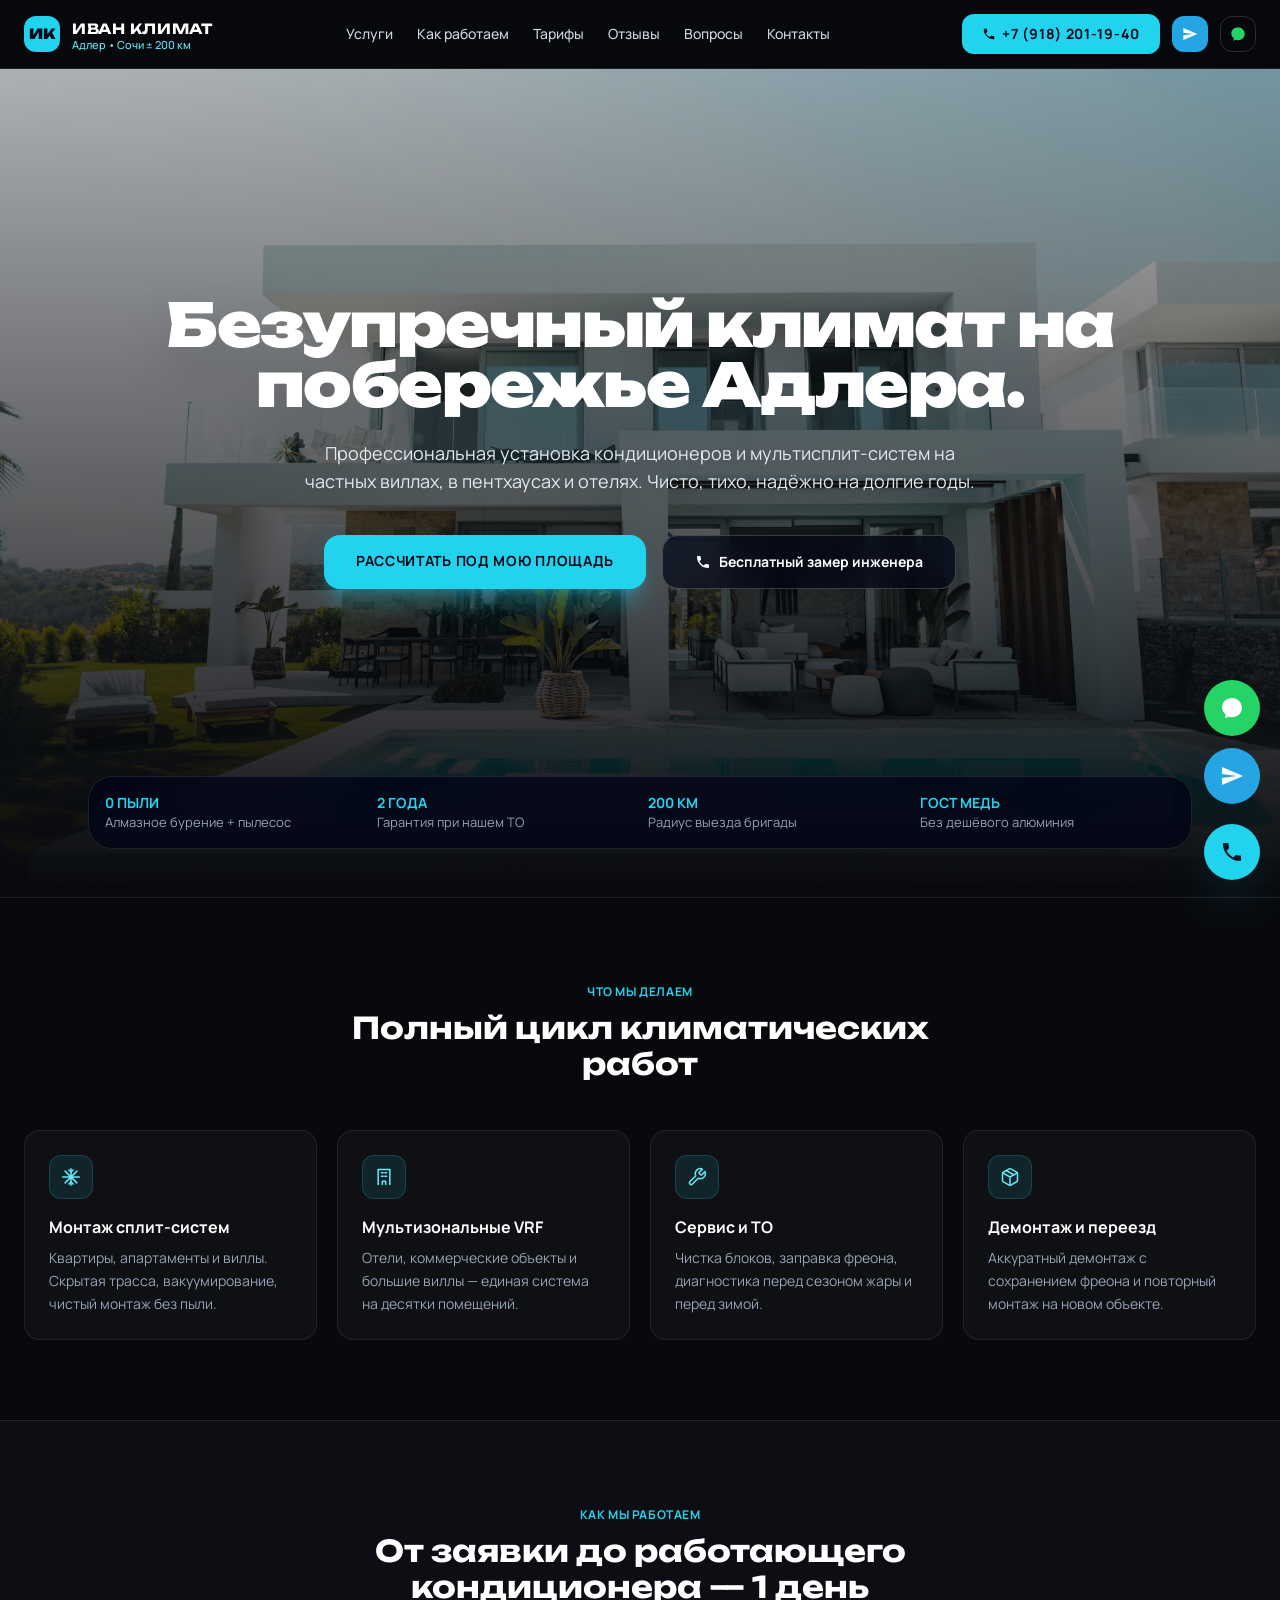
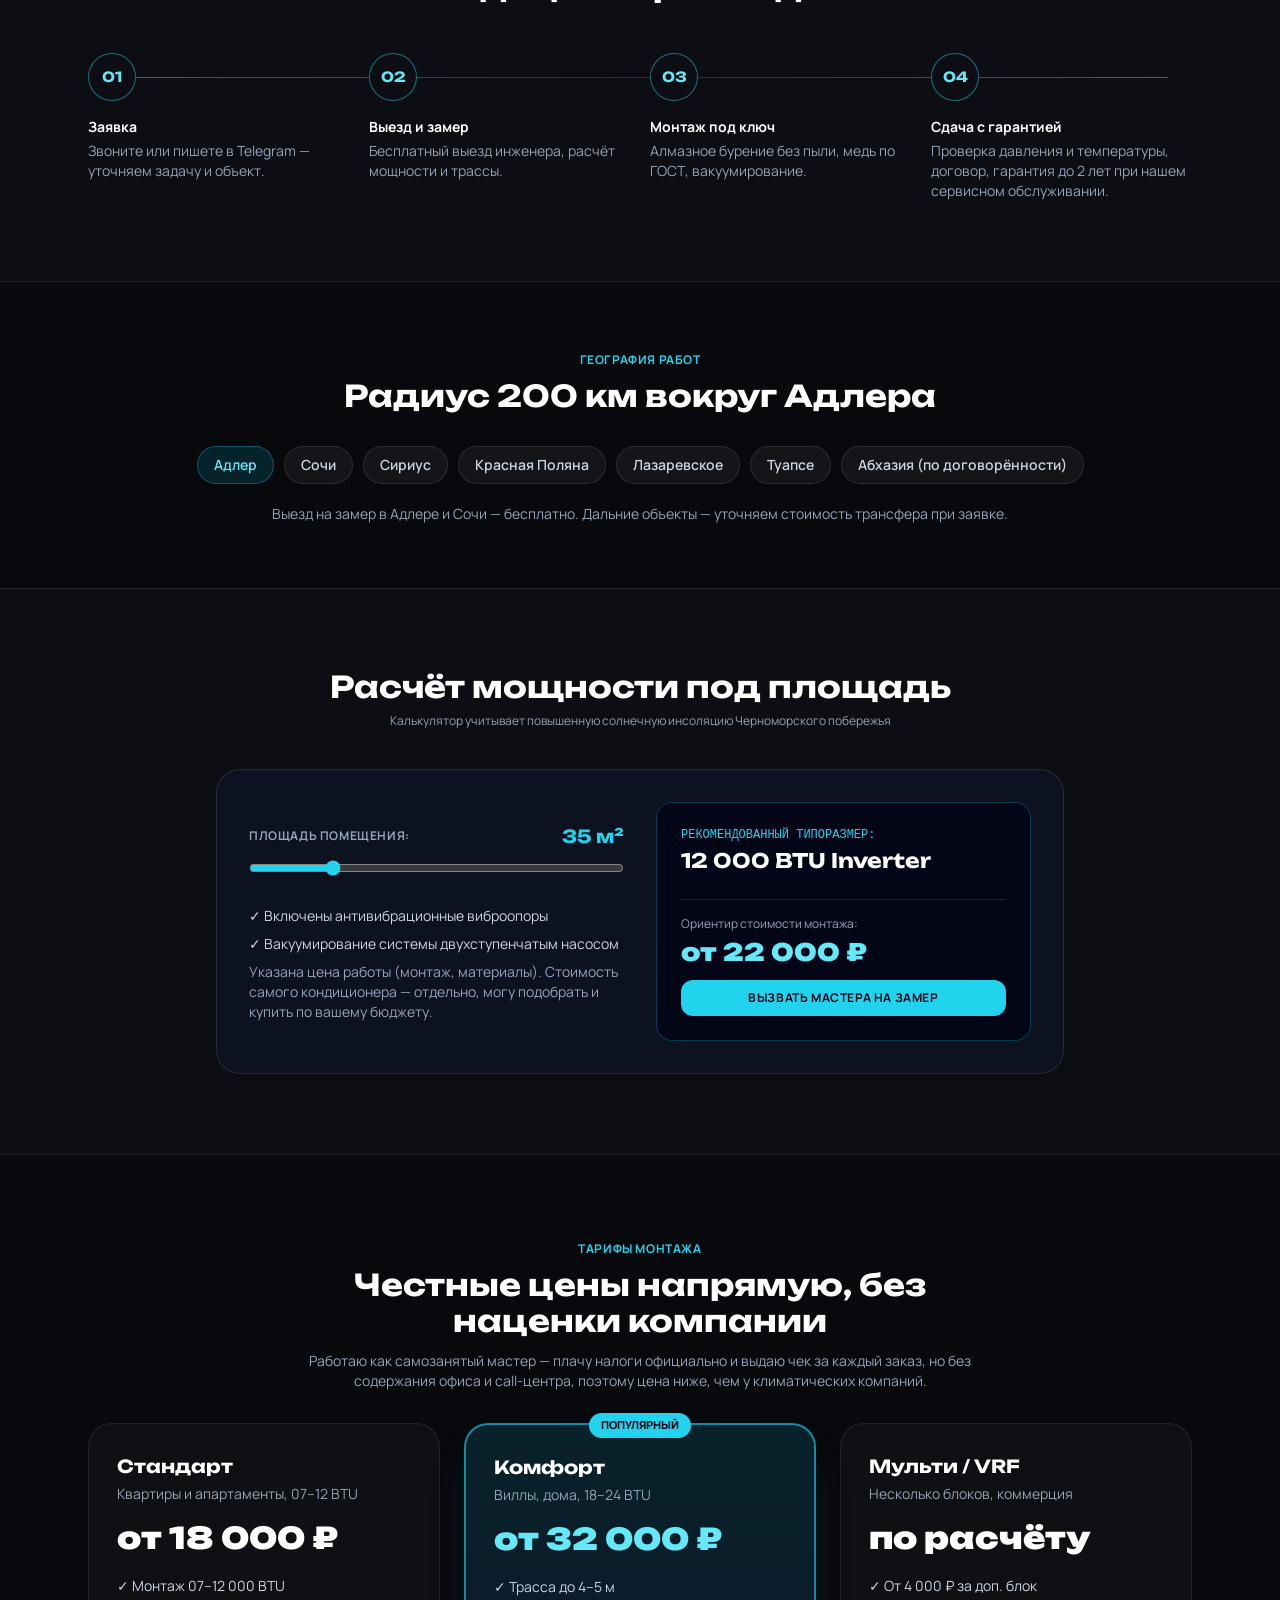
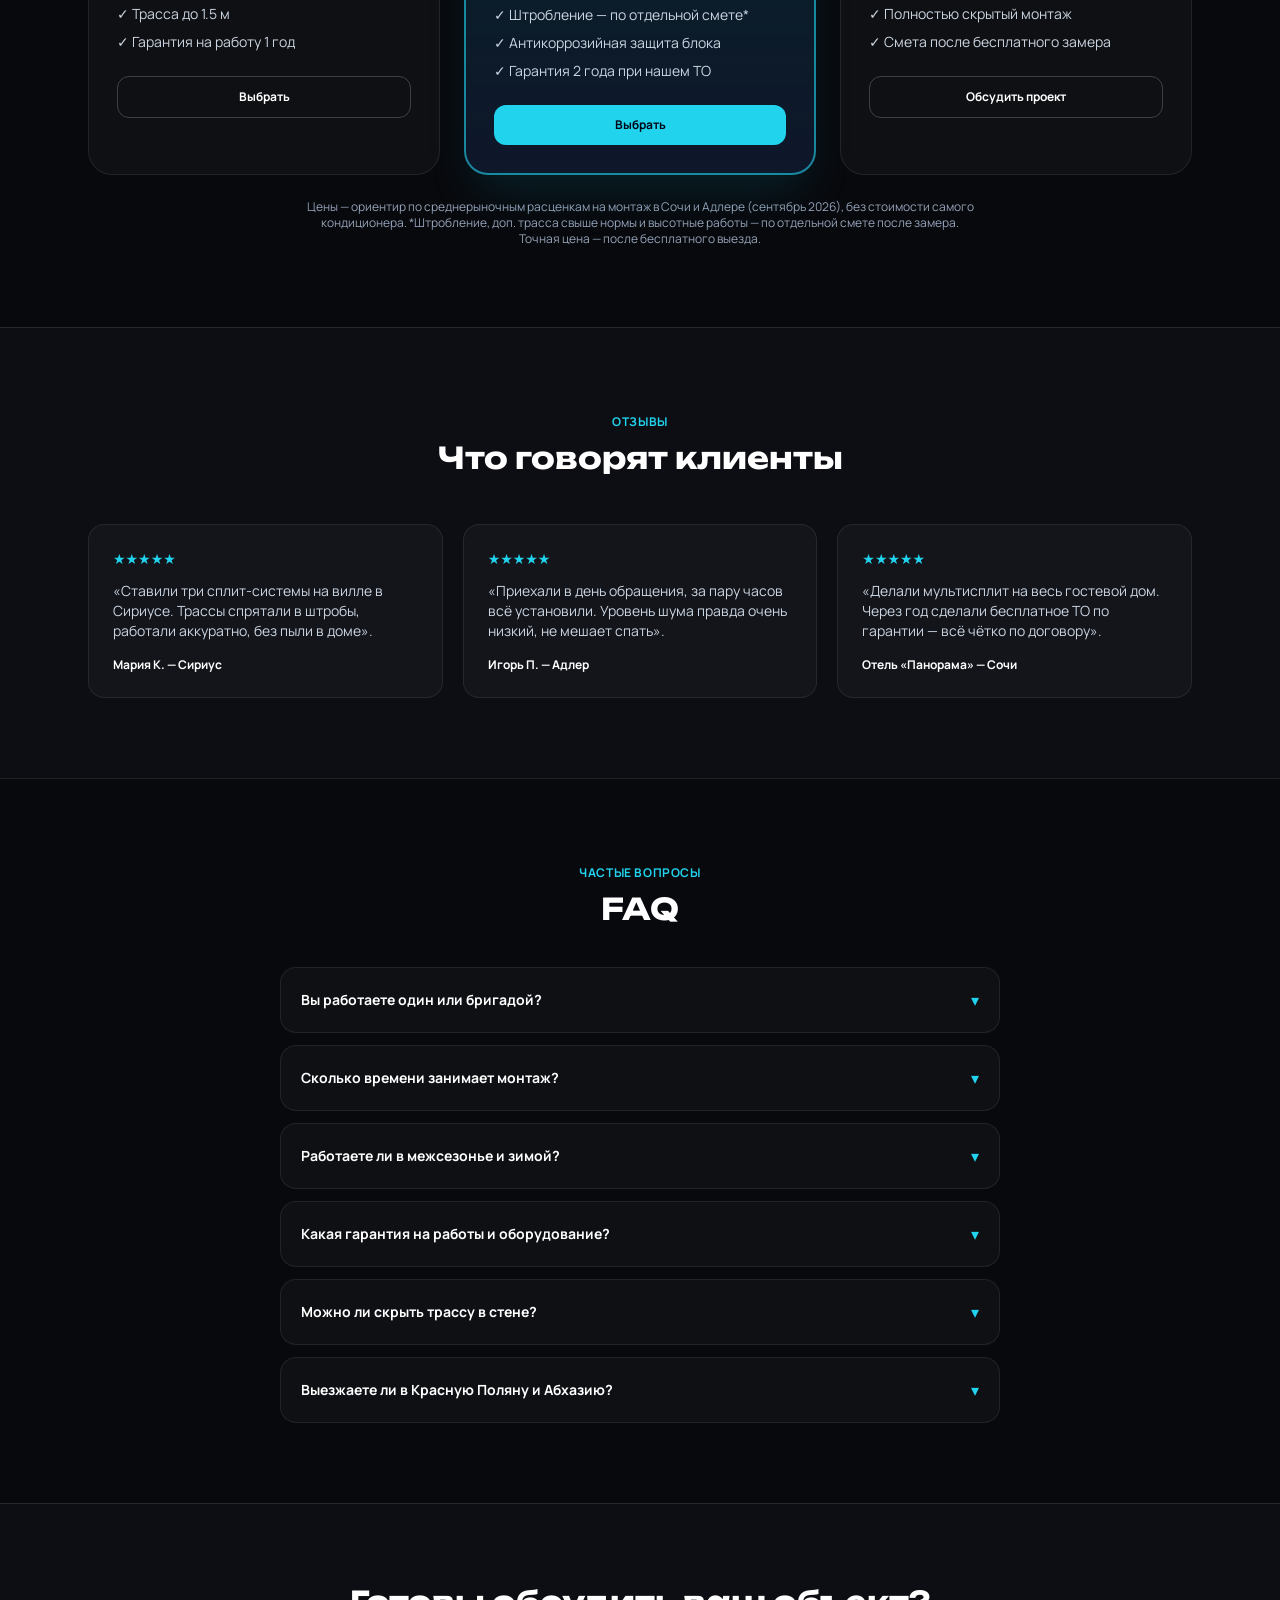
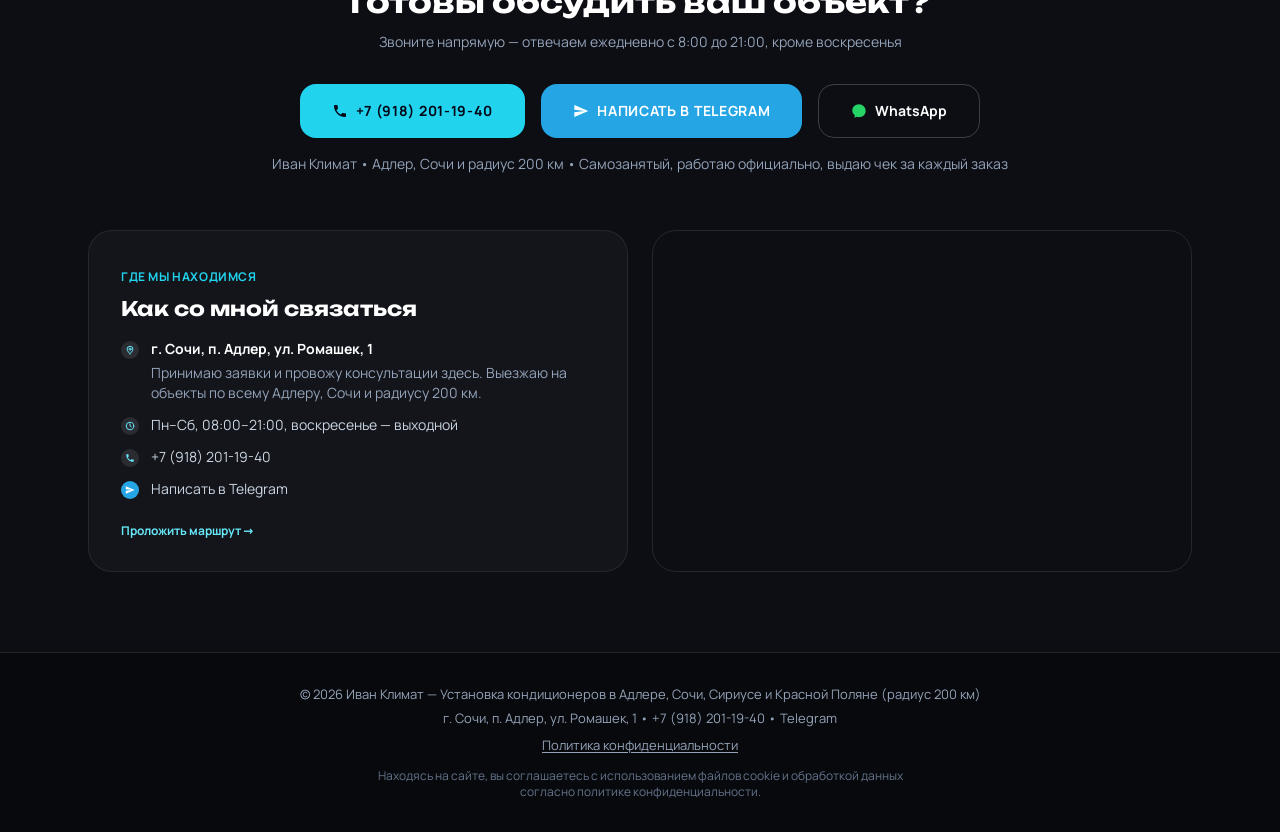
<file: index.html>
<!DOCTYPE html>
<html lang="ru" class="scroll-smooth">
<head>
  <meta charset="UTF-8">
  <meta name="viewport" content="width=device-width, initial-scale=1.0">
  <title>Установка кондиционеров в Адлере и Сочи под ключ | Иван Климат</title>
  <meta name="description" content="Монтаж и обслуживание кондиционеров в Адлере, Сочи и радиусе 200 км. Чистый монтаж без пыли, гарантия до 2 лет при нашем сервисном обслуживании, выезд в день обращения. Тел. +7 918 201-19-40.">
  <meta name="keywords" content="кондиционеры адлер, установка кондиционера сочи, монтаж сплит систем адлер, ремонт кондиционеров сочи, кондиционер красная поляна">
  <meta name="robots" content="index, follow">
  <meta name="author" content="Иван Климат">
  <!-- Telegram: замените во всех ссылках t.me номер "+79182011940" на ваш @username без знака + -->
  <meta name="google-site-verification" content="AheXw5iSfTweGLCmycuXFhqVw-TT91Cu9HUF9n0zqvU" />
  <!-- Яндекс.Вебмастер подтверждён файлом yandex_5330370b53b141ce.html -->
  <link rel="canonical" href="https://ivanklimat.ru/">
  <meta name="theme-color" content="#08090d">
  <link rel="icon" href="/favicon.ico" sizes="16x16 32x32 48x48" type="image/x-icon">
  <link rel="icon" type="image/svg+xml" href="/favicon.svg">
  <link rel="icon" type="image/png" sizes="120x120" href="/favicon-120x120.png">
  <link rel="icon" type="image/png" sizes="32x32" href="/favicon-32x32.png">
  <link rel="icon" type="image/png" sizes="16x16" href="/favicon-16x16.png">
  <link rel="apple-touch-icon" sizes="180x180" href="/apple-touch-icon.png">
  <link rel="manifest" href="/site.webmanifest">

  <meta property="og:type" content="website">
  <meta property="og:locale" content="ru_RU">
  <meta property="og:title" content="Иван Климат — установка кондиционеров в Адлере и Сочи">
  <meta property="og:description" content="Монтаж, обслуживание и ремонт кондиционеров на виллах, в апартаментах и отелях. Радиус выезда 200 км, гарантия до 2 лет при нашем ТО.">
  <meta property="og:image" content="https://ivanklimat.ru/og-image.png">
  <meta property="og:image:width" content="1200">
  <meta property="og:image:height" content="630">
  <meta property="og:image:alt" content="Иван Климат — установка кондиционеров в Адлере и Сочи">
  <meta property="og:url" content="https://ivanklimat.ru/">
  <meta property="og:site_name" content="Иван Климат">
  <meta name="twitter:card" content="summary_large_image">
  <meta name="twitter:title" content="Иван Климат — установка кондиционеров в Адлере и Сочи">
  <meta name="twitter:description" content="Монтаж и обслуживание кондиционеров: виллы, апартаменты, отели. Радиус 200 км, гарантия до 2 лет при нашем ТО.">
  <meta name="twitter:image" content="https://ivanklimat.ru/og-image.png">
  <meta name="twitter:image:alt" content="Иван Климат — установка кондиционеров в Адлере и Сочи">

  <link rel="stylesheet" href="fonts/fonts.css">

  <script type="application/ld+json">
  {
    "@context": "https://schema.org",
    "@type": "HVACBusiness",
    "name": "Иван Климат",
    "image": "https://ivanklimat.ru/og-image.png",
    "telephone": "+79182011940",
    "priceRange": "₽₽",
    "address": {
      "@type": "PostalAddress",
      "streetAddress": "п. Адлер, улица Ромашек, 1",
      "addressLocality": "Сочи",
      "addressRegion": "Краснодарский край",
      "addressCountry": "RU"
    },
    "geo": {
      "@type": "GeoCoordinates",
      "latitude": 43.436940,
      "longitude": 39.920200
    },
    "url": "https://ivanklimat.ru/",
    "openingHoursSpecification": {
      "@type": "OpeningHoursSpecification",
      "dayOfWeek": ["Monday","Tuesday","Wednesday","Thursday","Friday","Saturday"],
      "opens": "08:00",
      "closes": "21:00"
    },
    "areaServed": [
      { "@type": "City", "name": "Сочи" },
      { "@type": "AdministrativeArea", "name": "Адлерский район" },
      { "@type": "City", "name": "Сириус" },
      { "@type": "City", "name": "Красная Поляна" },
      { "@type": "City", "name": "Лазаревское" },
      { "@type": "City", "name": "Туапсе" },
      {
        "@type": "GeoCircle",
        "geoMidpoint": { "@type": "GeoCoordinates", "latitude": 43.436940, "longitude": 39.920200 },
        "geoRadius": "200000"
      }
    ],
    "sameAs": ["https://wa.me/79182011940", "https://t.me/+79182011940"]
  }
  </script>

  <style>
    /* Tailwind CSS — собрано локально под классы этой страницы, без внешнего CDN-скрипта */
*,:after,:before{--tw-border-spacing-x:0;--tw-border-spacing-y:0;--tw-translate-x:0;--tw-translate-y:0;--tw-rotate:0;--tw-skew-x:0;--tw-skew-y:0;--tw-scale-x:1;--tw-scale-y:1;--tw-pan-x: ;--tw-pan-y: ;--tw-pinch-zoom: ;--tw-scroll-snap-strictness:proximity;--tw-gradient-from-position: ;--tw-gradient-via-position: ;--tw-gradient-to-position: ;--tw-ordinal: ;--tw-slashed-zero: ;--tw-numeric-figure: ;--tw-numeric-spacing: ;--tw-numeric-fraction: ;--tw-ring-inset: ;--tw-ring-offset-width:0px;--tw-ring-offset-color:#fff;--tw-ring-color:rgba(59,130,246,.5);--tw-ring-offset-shadow:0 0 #0000;--tw-ring-shadow:0 0 #0000;--tw-shadow:0 0 #0000;--tw-shadow-colored:0 0 #0000;--tw-blur: ;--tw-brightness: ;--tw-contrast: ;--tw-grayscale: ;--tw-hue-rotate: ;--tw-invert: ;--tw-saturate: ;--tw-sepia: ;--tw-drop-shadow: ;--tw-backdrop-blur: ;--tw-backdrop-brightness: ;--tw-backdrop-contrast: ;--tw-backdrop-grayscale: ;--tw-backdrop-hue-rotate: ;--tw-backdrop-invert: ;--tw-backdrop-opacity: ;--tw-backdrop-saturate: ;--tw-backdrop-sepia: ;--tw-contain-size: ;--tw-contain-layout: ;--tw-contain-paint: ;--tw-contain-style: }::backdrop{--tw-border-spacing-x:0;--tw-border-spacing-y:0;--tw-translate-x:0;--tw-translate-y:0;--tw-rotate:0;--tw-skew-x:0;--tw-skew-y:0;--tw-scale-x:1;--tw-scale-y:1;--tw-pan-x: ;--tw-pan-y: ;--tw-pinch-zoom: ;--tw-scroll-snap-strictness:proximity;--tw-gradient-from-position: ;--tw-gradient-via-position: ;--tw-gradient-to-position: ;--tw-ordinal: ;--tw-slashed-zero: ;--tw-numeric-figure: ;--tw-numeric-spacing: ;--tw-numeric-fraction: ;--tw-ring-inset: ;--tw-ring-offset-width:0px;--tw-ring-offset-color:#fff;--tw-ring-color:rgba(59,130,246,.5);--tw-ring-offset-shadow:0 0 #0000;--tw-ring-shadow:0 0 #0000;--tw-shadow:0 0 #0000;--tw-shadow-colored:0 0 #0000;--tw-blur: ;--tw-brightness: ;--tw-contrast: ;--tw-grayscale: ;--tw-hue-rotate: ;--tw-invert: ;--tw-saturate: ;--tw-sepia: ;--tw-drop-shadow: ;--tw-backdrop-blur: ;--tw-backdrop-brightness: ;--tw-backdrop-contrast: ;--tw-backdrop-grayscale: ;--tw-backdrop-hue-rotate: ;--tw-backdrop-invert: ;--tw-backdrop-opacity: ;--tw-backdrop-saturate: ;--tw-backdrop-sepia: ;--tw-contain-size: ;--tw-contain-layout: ;--tw-contain-paint: ;--tw-contain-style: }/*! tailwindcss v3.4.19 | MIT License | https://tailwindcss.com*/*,:after,:before{box-sizing:border-box;border:0 solid #e5e7eb}:after,:before{--tw-content:""}:host,html{line-height:1.5;-webkit-text-size-adjust:100%;-moz-tab-size:4;-o-tab-size:4;tab-size:4;font-family:ui-sans-serif,system-ui,sans-serif,Apple Color Emoji,Segoe UI Emoji,Segoe UI Symbol,Noto Color Emoji;font-feature-settings:normal;font-variation-settings:normal;-webkit-tap-highlight-color:transparent}body{margin:0;line-height:inherit}hr{height:0;color:inherit;border-top-width:1px}abbr:where([title]){-webkit-text-decoration:underline dotted;text-decoration:underline dotted}h1,h2,h3,h4,h5,h6{font-size:inherit;font-weight:inherit}a{color:inherit;text-decoration:inherit}b,strong{font-weight:bolder}code,kbd,pre,samp{font-family:ui-monospace,SFMono-Regular,Menlo,Monaco,Consolas,Liberation Mono,Courier New,monospace;font-feature-settings:normal;font-variation-settings:normal;font-size:1em}small{font-size:80%}sub,sup{font-size:75%;line-height:0;position:relative;vertical-align:baseline}sub{bottom:-.25em}sup{top:-.5em}table{text-indent:0;border-color:inherit;border-collapse:collapse}button,input,optgroup,select,textarea{font-family:inherit;font-feature-settings:inherit;font-variation-settings:inherit;font-size:100%;font-weight:inherit;line-height:inherit;letter-spacing:inherit;color:inherit;margin:0;padding:0}button,select{text-transform:none}button,input:where([type=button]),input:where([type=reset]),input:where([type=submit]){-webkit-appearance:button;background-color:transparent;background-image:none}:-moz-focusring{outline:auto}:-moz-ui-invalid{box-shadow:none}progress{vertical-align:baseline}::-webkit-inner-spin-button,::-webkit-outer-spin-button{height:auto}[type=search]{-webkit-appearance:textfield;outline-offset:-2px}::-webkit-search-decoration{-webkit-appearance:none}::-webkit-file-upload-button{-webkit-appearance:button;font:inherit}summary{display:list-item}blockquote,dd,dl,figure,h1,h2,h3,h4,h5,h6,hr,p,pre{margin:0}fieldset{margin:0}fieldset,legend{padding:0}menu,ol,ul{list-style:none;margin:0;padding:0}dialog{padding:0}textarea{resize:vertical}input::-moz-placeholder,textarea::-moz-placeholder{opacity:1;color:#9ca3af}input::placeholder,textarea::placeholder{opacity:1;color:#9ca3af}[role=button],button{cursor:pointer}:disabled{cursor:default}audio,canvas,embed,iframe,img,object,svg,video{display:block;vertical-align:middle}img,video{max-width:100%;height:auto}[hidden]:where(:not([hidden=until-found])){display:none}.fixed{position:fixed}.absolute{position:absolute}.relative{position:relative}.sticky{position:sticky}.inset-x-0{left:0;right:0}.-top-3{top:-.75rem}.bottom-0{bottom:0}.bottom-24{bottom:6rem}.bottom-5{bottom:1.25rem}.bottom-\[164px\]{bottom:164px}.left-1\/2{left:50%}.left-6{left:1.5rem}.right-5{right:1.25rem}.right-6{right:1.5rem}.top-0{top:0}.top-6{top:1.5rem}.z-20{z-index:20}.z-50{z-index:50}.mx-auto{margin-left:auto;margin-right:auto}.my-10{margin-top:2.5rem;margin-bottom:2.5rem}.mb-1{margin-bottom:.25rem}.mb-10{margin-bottom:2.5rem}.mb-12{margin-bottom:3rem}.mb-2{margin-bottom:.5rem}.mb-3{margin-bottom:.75rem}.mb-4{margin-bottom:1rem}.mb-5{margin-bottom:1.25rem}.mb-6{margin-bottom:1.5rem}.mb-8{margin-bottom:2rem}.mt-0\.5{margin-top:.125rem}.mt-1{margin-top:.25rem}.mt-14{margin-top:3.5rem}.mt-2{margin-top:.5rem}.mt-3{margin-top:.75rem}.mt-5{margin-top:1.25rem}.mt-6{margin-top:1.5rem}.mt-8{margin-top:2rem}.block{display:block}.flex{display:flex}.inline-flex{display:inline-flex}.grid{display:grid}.hidden{display:none}.h-11{height:2.75rem}.h-12{height:3rem}.h-14{height:3.5rem}.h-2\.5{height:.625rem}.h-3\.5{height:.875rem}.h-4{height:1rem}.h-5{height:1.25rem}.h-6{height:1.5rem}.h-9{height:2.25rem}.h-\[18px\]{height:18px}.h-px{height:1px}.min-h-0{min-height:0}.min-h-\[280px\]{min-height:280px}.w-11{width:2.75rem}.w-12{width:3rem}.w-14{width:3.5rem}.w-2\.5{width:.625rem}.w-3\.5{width:.875rem}.w-4{width:1rem}.w-5{width:1.25rem}.w-6{width:1.5rem}.w-9{width:2.25rem}.w-\[18px\]{width:18px}.w-fit{width:-moz-fit-content;width:fit-content}.w-full{width:100%}.max-w-2xl{max-width:42rem}.max-w-3xl{max-width:48rem}.max-w-4xl{max-width:56rem}.max-w-5xl{max-width:64rem}.max-w-6xl{max-width:72rem}.max-w-7xl{max-width:80rem}.max-w-xl{max-width:36rem}.flex-1{flex:1 1 0%}.flex-shrink-0{flex-shrink:0}.-translate-x-1\/2{--tw-translate-x:-50%}.-translate-x-1\/2,.transform{transform:translate(var(--tw-translate-x),var(--tw-translate-y)) rotate(var(--tw-rotate)) skewX(var(--tw-skew-x)) skewY(var(--tw-skew-y)) scaleX(var(--tw-scale-x)) scaleY(var(--tw-scale-y))}.cursor-pointer{cursor:pointer}.grid-cols-2{grid-template-columns:repeat(2,minmax(0,1fr))}.flex-col{flex-direction:column}.flex-wrap{flex-wrap:wrap}.items-start{align-items:flex-start}.items-center{align-items:center}.items-stretch{align-items:stretch}.justify-center{justify-content:center}.justify-between{justify-content:space-between}.gap-1\.5{gap:.375rem}.gap-2{gap:.5rem}.gap-2\.5{gap:.625rem}.gap-3{gap:.75rem}.gap-4{gap:1rem}.gap-5{gap:1.25rem}.gap-6{gap:1.5rem}.gap-8{gap:2rem}.space-x-2>:not([hidden])~:not([hidden]){--tw-space-x-reverse:0;margin-right:calc(.5rem*var(--tw-space-x-reverse));margin-left:calc(.5rem*(1 - var(--tw-space-x-reverse)))}.space-x-3>:not([hidden])~:not([hidden]){--tw-space-x-reverse:0;margin-right:calc(.75rem*var(--tw-space-x-reverse));margin-left:calc(.75rem*(1 - var(--tw-space-x-reverse)))}.space-x-6>:not([hidden])~:not([hidden]){--tw-space-x-reverse:0;margin-right:calc(1.5rem*var(--tw-space-x-reverse));margin-left:calc(1.5rem*(1 - var(--tw-space-x-reverse)))}.space-y-2>:not([hidden])~:not([hidden]){--tw-space-y-reverse:0;margin-top:calc(.5rem*(1 - var(--tw-space-y-reverse)));margin-bottom:calc(.5rem*var(--tw-space-y-reverse))}.space-y-3>:not([hidden])~:not([hidden]){--tw-space-y-reverse:0;margin-top:calc(.75rem*(1 - var(--tw-space-y-reverse)));margin-bottom:calc(.75rem*var(--tw-space-y-reverse))}.space-y-6>:not([hidden])~:not([hidden]){--tw-space-y-reverse:0;margin-top:calc(1.5rem*(1 - var(--tw-space-y-reverse)));margin-bottom:calc(1.5rem*var(--tw-space-y-reverse))}.overflow-hidden{overflow:hidden}.scroll-smooth{scroll-behavior:smooth}.whitespace-nowrap{white-space:nowrap}.rounded-2xl{border-radius:1rem}.rounded-3xl{border-radius:1.5rem}.rounded-full{border-radius:9999px}.rounded-xl{border-radius:.75rem}.border{border-width:1px}.border-2{border-width:2px}.border-b{border-bottom-width:1px}.border-t{border-top-width:1px}.border-cyan-400\/20{border-color:rgba(34,211,238,.2)}.border-cyan-400\/30{border-color:rgba(34,211,238,.3)}.border-cyan-400\/50{border-color:rgba(34,211,238,.5)}.border-cyan-400\/60{border-color:rgba(34,211,238,.6)}.border-cyan-500\/30{border-color:rgba(6,182,212,.3)}.border-white\/10{border-color:hsla(0,0%,100%,.1)}.border-white\/15{border-color:hsla(0,0%,100%,.15)}.border-white\/20{border-color:hsla(0,0%,100%,.2)}.border-white\/5{border-color:hsla(0,0%,100%,.05)}.bg-\[\#08090d\]{--tw-bg-opacity:1;background-color:rgb(8 9 13/var(--tw-bg-opacity,1))}.bg-\[\#08090d\]\/85{background-color:rgba(8,9,13,.85)}.bg-\[\#08090d\]\/95{background-color:rgba(8,9,13,.95)}.bg-\[\#0c0e14\]{--tw-bg-opacity:1;background-color:rgb(12 14 20/var(--tw-bg-opacity,1))}.bg-\[\#25D366\]{--tw-bg-opacity:1;background-color:rgb(37 211 102/var(--tw-bg-opacity,1))}.bg-\[\#26A5E4\]{--tw-bg-opacity:1;background-color:rgb(38 165 228/var(--tw-bg-opacity,1))}.bg-cyan-400{--tw-bg-opacity:1;background-color:rgb(34 211 238/var(--tw-bg-opacity,1))}.bg-cyan-400\/10{background-color:rgba(34,211,238,.1)}.bg-cyan-500\/15{background-color:rgba(6,182,212,.15)}.bg-slate-900\/60{background-color:rgba(15,23,42,.6)}.bg-slate-950{--tw-bg-opacity:1;background-color:rgb(2 6 23/var(--tw-bg-opacity,1))}.bg-slate-950\/70{background-color:rgba(2,6,23,.7)}.bg-slate-950\/80{background-color:rgba(2,6,23,.8)}.bg-white\/10{background-color:hsla(0,0%,100%,.1)}.bg-white\/5{background-color:hsla(0,0%,100%,.05)}.bg-gradient-to-b{background-image:linear-gradient(to bottom,var(--tw-gradient-stops))}.bg-gradient-to-r{background-image:linear-gradient(to right,var(--tw-gradient-stops))}.from-cyan-400\/50{--tw-gradient-from:rgba(34,211,238,.5) var(--tw-gradient-from-position);--tw-gradient-to:rgba(34,211,238,0) var(--tw-gradient-to-position);--tw-gradient-stops:var(--tw-gradient-from),var(--tw-gradient-to)}.from-cyan-500\/15{--tw-gradient-from:rgba(6,182,212,.15) var(--tw-gradient-from-position);--tw-gradient-to:rgba(6,182,212,0) var(--tw-gradient-to-position);--tw-gradient-stops:var(--tw-gradient-from),var(--tw-gradient-to)}.via-cyan-400\/20{--tw-gradient-to:rgba(34,211,238,0) var(--tw-gradient-to-position);--tw-gradient-stops:var(--tw-gradient-from),rgba(34,211,238,.2) var(--tw-gradient-via-position),var(--tw-gradient-to)}.to-cyan-400\/50{--tw-gradient-to:rgba(34,211,238,.5) var(--tw-gradient-to-position)}.to-slate-900{--tw-gradient-to:#0f172a var(--tw-gradient-to-position)}.p-4{padding:1rem}.p-5{padding:1.25rem}.p-6{padding:1.5rem}.p-7{padding:1.75rem}.p-8{padding:2rem}.px-3{padding-left:.75rem;padding-right:.75rem}.px-4{padding-left:1rem;padding-right:1rem}.px-6{padding-left:1.5rem;padding-right:1.5rem}.px-8{padding-left:2rem;padding-right:2rem}.py-1{padding-top:.25rem;padding-bottom:.25rem}.py-16{padding-top:4rem;padding-bottom:4rem}.py-2{padding-top:.5rem;padding-bottom:.5rem}.py-2\.5{padding-top:.625rem;padding-bottom:.625rem}.py-20{padding-top:5rem;padding-bottom:5rem}.py-3{padding-top:.75rem;padding-bottom:.75rem}.py-3\.5{padding-top:.875rem;padding-bottom:.875rem}.py-4{padding-top:1rem;padding-bottom:1rem}.py-8{padding-top:2rem;padding-bottom:2rem}.pb-10{padding-bottom:2.5rem}.pb-20{padding-bottom:5rem}.pt-10{padding-top:2.5rem}.pt-2\.5{padding-top:.625rem}.pt-4{padding-top:1rem}.text-center{text-align:center}.font-mono{font-family:ui-monospace,SFMono-Regular,Menlo,Monaco,Consolas,Liberation Mono,Courier New,monospace}.text-2xl{font-size:1.5rem;line-height:2rem}.text-3xl{font-size:1.875rem;line-height:2.25rem}.text-4xl{font-size:2.25rem;line-height:2.5rem}.text-\[11px\]{font-size:11px}.text-\[13px\]{font-size:13px}.text-base{font-size:1rem;line-height:1.5rem}.text-lg{font-size:1.125rem;line-height:1.75rem}.text-sm{font-size:.875rem;line-height:1.25rem}.text-xl{font-size:1.25rem;line-height:1.75rem}.text-xs{font-size:.75rem;line-height:1rem}.font-black{font-weight:900}.font-bold{font-weight:700}.font-medium{font-weight:500}.font-semibold{font-weight:600}.uppercase{text-transform:uppercase}.leading-\[1\.08\]{line-height:1.08}.leading-none{line-height:1}.leading-relaxed{line-height:1.625}.tracking-tight{letter-spacing:-.025em}.tracking-wider{letter-spacing:.05em}.text-cyan-300{--tw-text-opacity:1;color:rgb(103 232 249/var(--tw-text-opacity,1))}.text-cyan-400{--tw-text-opacity:1;color:rgb(34 211 238/var(--tw-text-opacity,1))}.text-slate-200{--tw-text-opacity:1;color:rgb(226 232 240/var(--tw-text-opacity,1))}.text-slate-300{--tw-text-opacity:1;color:rgb(203 213 225/var(--tw-text-opacity,1))}.text-slate-400{--tw-text-opacity:1;color:rgb(148 163 184/var(--tw-text-opacity,1))}.text-slate-500{--tw-text-opacity:1;color:rgb(100 116 139/var(--tw-text-opacity,1))}.text-slate-950{--tw-text-opacity:1;color:rgb(2 6 23/var(--tw-text-opacity,1))}.text-white{--tw-text-opacity:1;color:rgb(255 255 255/var(--tw-text-opacity,1))}.underline{text-decoration-line:underline}.underline-offset-2{text-underline-offset:2px}.antialiased{-webkit-font-smoothing:antialiased;-moz-osx-font-smoothing:grayscale}.accent-cyan-400{accent-color:#22d3ee}.shadow-2xl{--tw-shadow:0 25px 50px -12px rgba(0,0,0,.25);--tw-shadow-colored:0 25px 50px -12px var(--tw-shadow-color)}.shadow-2xl,.shadow-xl{box-shadow:var(--tw-ring-offset-shadow,0 0 #0000),var(--tw-ring-shadow,0 0 #0000),var(--tw-shadow)}.shadow-xl{--tw-shadow:0 20px 25px -5px rgba(0,0,0,.1),0 8px 10px -6px rgba(0,0,0,.1);--tw-shadow-colored:0 20px 25px -5px var(--tw-shadow-color),0 8px 10px -6px var(--tw-shadow-color)}.shadow-black\/30{--tw-shadow-color:rgba(0,0,0,.3);--tw-shadow:var(--tw-shadow-colored)}.shadow-cyan-400\/30{--tw-shadow-color:rgba(34,211,238,.3);--tw-shadow:var(--tw-shadow-colored)}.shadow-cyan-500\/15{--tw-shadow-color:rgba(6,182,212,.15);--tw-shadow:var(--tw-shadow-colored)}.drop-shadow-2xl{--tw-drop-shadow:drop-shadow(0 25px 25px rgba(0,0,0,.15))}.drop-shadow-2xl,.drop-shadow-lg{filter:var(--tw-blur) var(--tw-brightness) var(--tw-contrast) var(--tw-grayscale) var(--tw-hue-rotate) var(--tw-invert) var(--tw-saturate) var(--tw-sepia) var(--tw-drop-shadow)}.drop-shadow-lg{--tw-drop-shadow:drop-shadow(0 10px 8px rgba(0,0,0,.04)) drop-shadow(0 4px 3px rgba(0,0,0,.1))}.invert{--tw-invert:invert(100%)}.filter,.invert{filter:var(--tw-blur) var(--tw-brightness) var(--tw-contrast) var(--tw-grayscale) var(--tw-hue-rotate) var(--tw-invert) var(--tw-saturate) var(--tw-sepia) var(--tw-drop-shadow)}.backdrop-blur-md{--tw-backdrop-blur:blur(12px);-webkit-backdrop-filter:var(--tw-backdrop-blur) var(--tw-backdrop-brightness) var(--tw-backdrop-contrast) var(--tw-backdrop-grayscale) var(--tw-backdrop-hue-rotate) var(--tw-backdrop-invert) var(--tw-backdrop-opacity) var(--tw-backdrop-saturate) var(--tw-backdrop-sepia);backdrop-filter:var(--tw-backdrop-blur) var(--tw-backdrop-brightness) var(--tw-backdrop-contrast) var(--tw-backdrop-grayscale) var(--tw-backdrop-hue-rotate) var(--tw-backdrop-invert) var(--tw-backdrop-opacity) var(--tw-backdrop-saturate) var(--tw-backdrop-sepia)}.transition{transition-property:color,background-color,border-color,text-decoration-color,fill,stroke,opacity,box-shadow,transform,filter,-webkit-backdrop-filter;transition-property:color,background-color,border-color,text-decoration-color,fill,stroke,opacity,box-shadow,transform,filter,backdrop-filter;transition-property:color,background-color,border-color,text-decoration-color,fill,stroke,opacity,box-shadow,transform,filter,backdrop-filter,-webkit-backdrop-filter;transition-timing-function:cubic-bezier(.4,0,.2,1);transition-duration:.15s}.transition-all{transition-property:all;transition-timing-function:cubic-bezier(.4,0,.2,1);transition-duration:.15s}.transition-colors{transition-property:color,background-color,border-color,text-decoration-color,fill,stroke;transition-timing-function:cubic-bezier(.4,0,.2,1);transition-duration:.15s}.transition-transform{transition-property:transform;transition-timing-function:cubic-bezier(.4,0,.2,1);transition-duration:.15s}.selection\:bg-cyan-500 ::-moz-selection{--tw-bg-opacity:1;background-color:rgb(6 182 212/var(--tw-bg-opacity,1))}.selection\:bg-cyan-500 ::selection{--tw-bg-opacity:1;background-color:rgb(6 182 212/var(--tw-bg-opacity,1))}.selection\:text-slate-950 ::-moz-selection{--tw-text-opacity:1;color:rgb(2 6 23/var(--tw-text-opacity,1))}.selection\:text-slate-950 ::selection{--tw-text-opacity:1;color:rgb(2 6 23/var(--tw-text-opacity,1))}.selection\:bg-cyan-500::-moz-selection{--tw-bg-opacity:1;background-color:rgb(6 182 212/var(--tw-bg-opacity,1))}.selection\:bg-cyan-500::selection{--tw-bg-opacity:1;background-color:rgb(6 182 212/var(--tw-bg-opacity,1))}.selection\:text-slate-950::-moz-selection{--tw-text-opacity:1;color:rgb(2 6 23/var(--tw-text-opacity,1))}.selection\:text-slate-950::selection{--tw-text-opacity:1;color:rgb(2 6 23/var(--tw-text-opacity,1))}.hover\:bg-\[\#20BD5A\]:hover{--tw-bg-opacity:1;background-color:rgb(32 189 90/var(--tw-bg-opacity,1))}.hover\:bg-\[\#2AABEE\]:hover{--tw-bg-opacity:1;background-color:rgb(42 171 238/var(--tw-bg-opacity,1))}.hover\:bg-cyan-300:hover{--tw-bg-opacity:1;background-color:rgb(103 232 249/var(--tw-bg-opacity,1))}.hover\:bg-slate-900:hover{--tw-bg-opacity:1;background-color:rgb(15 23 42/var(--tw-bg-opacity,1))}.hover\:bg-white\/10:hover{background-color:hsla(0,0%,100%,.1)}.hover\:text-cyan-200:hover{--tw-text-opacity:1;color:rgb(165 243 252/var(--tw-text-opacity,1))}.hover\:text-cyan-300:hover{--tw-text-opacity:1;color:rgb(103 232 249/var(--tw-text-opacity,1))}@media (min-width:640px){.sm\:my-auto{margin-top:auto;margin-bottom:auto}.sm\:mt-0{margin-top:0}.sm\:inline{display:inline}.sm\:flex{display:flex}.sm\:hidden{display:none}.sm\:min-h-\[92vh\]{min-height:92vh}.sm\:grid-cols-2{grid-template-columns:repeat(2,minmax(0,1fr))}.sm\:space-x-3>:not([hidden])~:not([hidden]){--tw-space-x-reverse:0;margin-right:calc(.75rem*var(--tw-space-x-reverse));margin-left:calc(.75rem*(1 - var(--tw-space-x-reverse)))}.sm\:px-5{padding-left:1.25rem;padding-right:1.25rem}.sm\:pb-0{padding-bottom:0}.sm\:pb-12{padding-bottom:3rem}.sm\:text-3xl{font-size:1.875rem;line-height:2.25rem}.sm\:text-6xl{font-size:3.75rem;line-height:1}.sm\:text-lg{font-size:1.125rem;line-height:1.75rem}.sm\:text-sm{font-size:.875rem;line-height:1.25rem}}@media (min-width:768px){.md\:grid-cols-2{grid-template-columns:repeat(2,minmax(0,1fr))}.md\:grid-cols-3{grid-template-columns:repeat(3,minmax(0,1fr))}.md\:grid-cols-4{grid-template-columns:repeat(4,minmax(0,1fr))}}@media (min-width:1024px){.lg\:block{display:block}.lg\:flex{display:flex}.lg\:hidden{display:none}.lg\:grid-cols-4{grid-template-columns:repeat(4,minmax(0,1fr))}.lg\:gap-5{gap:1.25rem}}
  </style>
  <style>
    body { font-family: 'Manrope', system-ui, -apple-system, 'Segoe UI', Roboto, sans-serif; background: #08090d; color: #fff; }
    .font-display { font-family: 'Unbounded', sans-serif; }
    .banner-hero {
      background: linear-gradient(180deg, rgba(8, 9, 13, 0.3) 0%, rgba(8, 9, 13, 0.8) 75%, #08090d 100%),
                  url('images/hero.jpg') center/cover no-repeat;
    }
    .card { background: rgba(255,255,255,.03); border: 1px solid rgba(255,255,255,.08); transition: transform .2s ease, border-color .2s ease; }
    .faq-item.open .faq-answer { max-height: 600px; padding-top: .5rem; }
    .faq-answer { max-height: 0; overflow: hidden; transition: max-height .3s ease; }
    .faq-item.open .faq-chevron { transform: rotate(180deg); }
    .card:not(.faq-item):hover { transform: translateY(-3px); border-color: rgba(34,211,238,.35); }
    #pricing .grid > div { transition: transform .2s ease, border-color .2s ease; }
    #pricing .grid > div:hover { transform: translateY(-3px); }
    .reveal { opacity: 0; transform: translateY(14px); transition: opacity .6s ease, transform .6s ease; }
    .reveal.in { opacity: 1; transform: none; }
    .map-dark iframe { filter: invert(92%) hue-rotate(180deg) contrast(90%) brightness(95%); }
    #mobile-menu { max-height: 0; overflow: hidden; transition: max-height .25s ease; }
    #mobile-menu.open { max-height: 400px; }
    @media (prefers-reduced-motion: reduce) {
      .reveal { opacity: 1; transform: none; transition: none; }
      *, *::before, *::after { scroll-behavior: auto !important; }
    }
  </style>

  <!-- Yandex.Metrika counter -->
  <script type="text/javascript">
      (function(m,e,t,r,i,k,a){
          m[i]=m[i]||function(){(m[i].a=m[i].a||[]).push(arguments)};
          m[i].l=1*new Date();
          for (var j = 0; j < document.scripts.length; j++) {if (document.scripts[j].src === r) { return; }}
          k=e.createElement(t),a=e.getElementsByTagName(t)[0],k.async=1,k.src=r,a.parentNode.insertBefore(k,a)
      })(window, document,'script','https://mc.yandex.ru/metrika/tag.js?id=113765422', 'ym');

      ym(113765422, 'init', {ssr:true, webvisor:true, clickmap:true, ecommerce:"dataLayer", referrer: document.referrer, url: location.href, accurateTrackBounce:true, trackLinks:true});
  </script>
  <noscript><div><img src="https://mc.yandex.ru/watch/113765422" style="position:absolute; left:-9999px;" alt="" /></div></noscript>
  <!-- /Yandex.Metrika counter -->
</head>
<body class="antialiased selection:bg-cyan-500 selection:text-slate-950 pb-20 sm:pb-0">

  <header class="sticky top-0 z-50 bg-[#08090d]/85 backdrop-blur-md border-b border-white/10">
    <div class="max-w-7xl mx-auto px-6 py-3.5 flex items-center justify-between">
      <a href="#hero" class="flex items-center space-x-3">
        <div class="w-9 h-9 rounded-xl bg-cyan-400 text-slate-950 flex items-center justify-center font-display font-black text-sm">ИК</div>
        <div>
          <div class="font-display font-bold text-sm tracking-wider text-white">ИВАН КЛИМАТ</div>
          <p class="text-[11px] text-cyan-300 font-medium leading-none">Адлер • Сочи ± 200 км</p>
        </div>
      </a>
      <nav class="hidden lg:flex items-center space-x-6 text-sm text-slate-300 font-medium">
        <a href="#services" class="hover:text-cyan-300 transition-colors">Услуги</a>
        <a href="#process" class="hover:text-cyan-300 transition-colors">Как работаем</a>
        <a href="#pricing" class="hover:text-cyan-300 transition-colors">Тарифы</a>
        <a href="#reviews" class="hover:text-cyan-300 transition-colors">Отзывы</a>
        <a href="#faq" class="hover:text-cyan-300 transition-colors">Вопросы</a>
        <a href="#contact" class="hover:text-cyan-300 transition-colors">Контакты</a>
      </nav>
      <div class="flex items-center space-x-2 sm:space-x-3">
        <a href="tel:+79182011940" class="flex items-center gap-1.5 px-3 sm:px-5 py-2.5 rounded-xl bg-cyan-400 hover:bg-cyan-300 text-slate-950 font-bold text-xs sm:text-sm uppercase tracking-wider whitespace-nowrap">
          <svg aria-hidden="true" viewBox="0 0 24 24" fill="currentColor" class="w-3.5 h-3.5"><path d="M6.62 10.79c1.44 2.83 3.76 5.14 6.59 6.59l2.2-2.2c.27-.27.67-.36 1.02-.24 1.12.37 2.33.57 3.57.57.55 0 1 .45 1 1V20c0 .55-.45 1-1 1-9.39 0-17-7.61-17-17 0-.55.45-1 1-1h3.5c.55 0 1 .45 1 1 0 1.25.2 2.45.57 3.57.11.35.03.74-.25 1.02l-2.2 2.2z"/></svg>
          <span class="hidden sm:inline">+7 (918) 201-19-40</span>
        </a>
        <a href="https://t.me/+79182011940" target="_blank" rel="noopener noreferrer" aria-label="Написать в Telegram" class="w-9 h-9 rounded-xl bg-[#26A5E4] hover:bg-[#2AABEE] flex items-center justify-center transition-colors">
          <svg aria-hidden="true" viewBox="0 0 24 24" fill="white" class="w-4 h-4"><path d="M2.01 21L23 12 2.01 3 2 10l15 2-15 2z"/></svg>
        </a>
        <a href="https://wa.me/79182011940" target="_blank" rel="noopener noreferrer" aria-label="Написать в WhatsApp" class="w-9 h-9 rounded-xl border border-white/15 hover:bg-white/10 hidden sm:flex items-center justify-center transition-colors">
          <svg aria-hidden="true" viewBox="0 0 24 24" fill="#25D366" class="w-4 h-4"><path d="M12 2C6.48 2 2 6.16 2 11.29c0 2.91 1.44 5.51 3.7 7.2L5 22l3.76-1.24c1 .28 2.08.43 3.24.43 5.52 0 10-4.16 10-9.29S17.52 2 12 2z"/><path d="M15.9 13.68c-.2-.1-1.17-.58-1.35-.64-.18-.07-.31-.1-.44.1-.13.2-.51.64-.62.77-.11.13-.23.15-.43.05-.2-.1-.83-.31-1.58-.98-.58-.52-.98-1.16-1.09-1.36-.11-.2-.01-.3.09-.4.09-.09.2-.23.29-.35.1-.11.13-.2.2-.33.06-.13.03-.25-.02-.35-.05-.1-.44-1.07-.6-1.46-.16-.38-.32-.33-.44-.34-.11-.01-.25-.01-.38-.01-.13 0-.35.05-.53.25-.18.2-.7.68-.7 1.66s.72 1.93.82 2.06c.1.13 1.4 2.14 3.4 3 .48.2.85.33 1.14.42.48.15.91.13 1.25.08.38-.06 1.17-.48 1.34-.94.16-.46.16-.86.11-.94-.05-.08-.18-.13-.38-.23z"/></svg>
        </a>
        <button id="menu-toggle" aria-label="Открыть меню" aria-expanded="false" class="lg:hidden w-9 h-9 rounded-xl border border-white/15 text-white flex items-center justify-center text-lg">☰</button>
      </div>
    </div>
    <nav id="mobile-menu" class="lg:hidden border-t border-white/10">
      <div class="max-w-7xl mx-auto px-6 py-3 flex flex-col text-sm text-slate-300 font-medium">
        <a href="#services" class="py-2.5 border-b border-white/5 hover:text-cyan-300">Услуги</a>
        <a href="#process" class="py-2.5 border-b border-white/5 hover:text-cyan-300">Как работаем</a>
        <a href="#pricing" class="py-2.5 border-b border-white/5 hover:text-cyan-300">Тарифы</a>
        <a href="#reviews" class="py-2.5 border-b border-white/5 hover:text-cyan-300">Отзывы</a>
        <a href="#faq" class="py-2.5 border-b border-white/5 hover:text-cyan-300">Вопросы</a>
        <a href="#contact" class="py-2.5 hover:text-cyan-300">Контакты</a>
        <a href="tel:+79182011940" class="mt-2 py-2.5 flex items-center justify-center gap-2 rounded-xl border border-white/15 font-bold text-white">
          <svg aria-hidden="true" viewBox="0 0 24 24" fill="currentColor" class="w-4 h-4"><path d="M6.62 10.79c1.44 2.83 3.76 5.14 6.59 6.59l2.2-2.2c.27-.27.67-.36 1.02-.24 1.12.37 2.33.57 3.57.57.55 0 1 .45 1 1V20c0 .55-.45 1-1 1-9.39 0-17-7.61-17-17 0-.55.45-1 1-1h3.5c.55 0 1 .45 1 1 0 1.25.2 2.45.57 3.57.11.35.03.74-.25 1.02l-2.2 2.2z"/></svg>
          +7 (918) 201-19-40
        </a>
      </div>
    </nav>
  </header>

  <section id="hero" class="banner-hero relative flex flex-col justify-between overflow-hidden pt-10 pb-10 min-h-0 sm:min-h-[92vh] sm:pb-12">

    <div class="max-w-5xl mx-auto px-6 text-center my-10 sm:my-auto space-y-6 relative z-20">
      <h1 class="font-display font-black text-4xl sm:text-6xl text-white tracking-tight leading-[1.08] drop-shadow-2xl">
        Безупречный климат на побережье Адлера.
      </h1>
      <p class="text-slate-200 text-base sm:text-lg max-w-2xl mx-auto leading-relaxed drop-shadow-lg">
        Профессиональная установка кондиционеров и мультисплит-систем на частных виллах, в пентхаусах и отелях. Чисто, тихо, надёжно на долгие годы.
      </p>
      <div class="pt-4 flex flex-wrap justify-center gap-4">
        <a href="#calc" class="px-8 py-4 rounded-2xl bg-cyan-400 hover:bg-cyan-300 text-slate-950 font-bold text-sm uppercase tracking-wider transition-all shadow-xl shadow-cyan-400/30">
          Рассчитать под мою площадь
        </a>
        <a href="tel:+79182011940" class="flex items-center justify-center gap-2 px-8 py-4 rounded-2xl bg-slate-950/70 hover:bg-slate-900 text-white font-bold text-sm border border-white/20 transition-all backdrop-blur-md">
          <svg aria-hidden="true" viewBox="0 0 24 24" fill="currentColor" class="w-4 h-4"><path d="M6.62 10.79c1.44 2.83 3.76 5.14 6.59 6.59l2.2-2.2c.27-.27.67-.36 1.02-.24 1.12.37 2.33.57 3.57.57.55 0 1 .45 1 1V20c0 .55-.45 1-1 1-9.39 0-17-7.61-17-17 0-.55.45-1 1-1h3.5c.55 0 1 .45 1 1 0 1.25.2 2.45.57 3.57.11.35.03.74-.25 1.02l-2.2 2.2z"/></svg>
          Бесплатный замер инженера
        </a>
      </div>
    </div>

    <div class="max-w-6xl mx-auto px-6 w-full relative z-20 mt-8 sm:mt-0">
      <div class="grid grid-cols-2 md:grid-cols-4 gap-4 p-4 rounded-3xl bg-slate-950/80 border border-white/10 backdrop-blur-md text-[13px]">
        <div><span class="text-cyan-400 font-bold block text-sm">0 ПЫЛИ</span><span class="text-slate-400">Алмазное бурение + пылесос</span></div>
        <div><span class="text-cyan-400 font-bold block text-sm">2 ГОДА</span><span class="text-slate-400">Гарантия при нашем ТО</span></div>
        <div><span class="text-cyan-400 font-bold block text-sm">200 КМ</span><span class="text-slate-400">Радиус выезда бригады</span></div>
        <div><span class="text-cyan-400 font-bold block text-sm">ГОСТ МЕДЬ</span><span class="text-slate-400">Без дешёвого алюминия</span></div>
      </div>
    </div>
  </section>

  <section id="services" class="py-20 bg-[#08090d] border-t border-white/10">
    <div class="max-w-7xl mx-auto px-6">
      <div class="text-center max-w-2xl mx-auto mb-12">
        <span class="text-cyan-400 text-xs font-bold uppercase tracking-wider">Что мы делаем</span>
        <h2 class="font-display font-bold text-2xl sm:text-3xl text-white mt-2">Полный цикл климатических работ</h2>
      </div>
      <div class="grid sm:grid-cols-2 lg:grid-cols-4 gap-5">
        <div class="card p-6 rounded-2xl">
          <div class="w-11 h-11 rounded-xl bg-cyan-400/10 border border-cyan-400/20 flex items-center justify-center text-cyan-300 mb-4"><svg aria-hidden="true" viewBox="0 0 24 24" fill="none" stroke="currentColor" stroke-width="1.8" stroke-linecap="round" stroke-linejoin="round" class="w-5 h-5"><path d="M12 2v20M4.93 4.93l14.14 14.14M2 12h20M19.07 4.93L4.93 19.07"/><path d="M9.5 3.5L12 6l2.5-2.5M9.5 20.5L12 18l2.5 2.5"/></svg></div>
          <h3 class="font-bold text-white mb-2">Монтаж сплит-систем</h3>
          <p class="text-sm text-slate-400 leading-relaxed">Квартиры, апартаменты и виллы. Скрытая трасса, вакуумирование, чистый монтаж без пыли.</p>
        </div>
        <div class="card p-6 rounded-2xl">
          <div class="w-11 h-11 rounded-xl bg-cyan-400/10 border border-cyan-400/20 flex items-center justify-center text-cyan-300 mb-4"><svg aria-hidden="true" viewBox="0 0 24 24" fill="none" stroke="currentColor" stroke-width="1.8" stroke-linecap="round" stroke-linejoin="round" class="w-5 h-5"><path d="M5 21V3h14v18"/><path d="M9 7h2M13 7h2M9 11h2M13 11h2"/><path d="M10 21v-4h4v4"/></svg></div>
          <h3 class="font-bold text-white mb-2">Мультизональные VRF</h3>
          <p class="text-sm text-slate-400 leading-relaxed">Отели, коммерческие объекты и большие виллы — единая система на десятки помещений.</p>
        </div>
        <div class="card p-6 rounded-2xl">
          <div class="w-11 h-11 rounded-xl bg-cyan-400/10 border border-cyan-400/20 flex items-center justify-center text-cyan-300 mb-4"><svg aria-hidden="true" viewBox="0 0 24 24" fill="none" stroke="currentColor" stroke-width="1.8" stroke-linecap="round" stroke-linejoin="round" class="w-5 h-5"><path d="M14.7 6.3a1 1 0 0 0 0 1.4l1.6 1.6a1 1 0 0 0 1.4 0l3.77-3.77a6 6 0 0 1-7.94 7.94l-6.91 6.91a2.12 2.12 0 0 1-3-3l6.91-6.91a6 6 0 0 1 7.94-7.94l-3.76 3.76z"/></svg></div>
          <h3 class="font-bold text-white mb-2">Сервис и ТО</h3>
          <p class="text-sm text-slate-400 leading-relaxed">Чистка блоков, заправка фреона, диагностика перед сезоном жары и перед зимой.</p>
        </div>
        <div class="card p-6 rounded-2xl">
          <div class="w-11 h-11 rounded-xl bg-cyan-400/10 border border-cyan-400/20 flex items-center justify-center text-cyan-300 mb-4"><svg aria-hidden="true" viewBox="0 0 24 24" fill="none" stroke="currentColor" stroke-width="1.8" stroke-linecap="round" stroke-linejoin="round" class="w-5 h-5"><path d="M16.5 9.4L7.5 4.21"/><path d="M21 16V8a2 2 0 0 0-1-1.73l-7-4a2 2 0 0 0-2 0l-7 4A2 2 0 0 0 3 8v8a2 2 0 0 0 1 1.73l7 4a2 2 0 0 0 2 0l7-4A2 2 0 0 0 21 16z"/><path d="M3.27 6.96L12 12.01l8.73-5.05M12 22.08V12"/></svg></div>
          <h3 class="font-bold text-white mb-2">Демонтаж и переезд</h3>
          <p class="text-sm text-slate-400 leading-relaxed">Аккуратный демонтаж с сохранением фреона и повторный монтаж на новом объекте.</p>
        </div>
      </div>
    </div>
  </section>

  <section id="process" class="py-20 bg-[#0c0e14] border-t border-white/10">
    <div class="max-w-6xl mx-auto px-6">
      <div class="text-center max-w-2xl mx-auto mb-12">
        <span class="text-cyan-400 text-xs font-bold uppercase tracking-wider">Как мы работаем</span>
        <h2 class="font-display font-bold text-2xl sm:text-3xl text-white mt-2">От заявки до работающего кондиционера — 1 день</h2>
      </div>
      <div class="relative grid sm:grid-cols-2 lg:grid-cols-4 gap-6 lg:gap-5">
        <div class="hidden lg:block absolute top-6 left-6 right-6 h-px bg-gradient-to-r from-cyan-400/50 via-cyan-400/20 to-cyan-400/50"></div>
        <div class="relative">
          <div class="relative w-12 h-12 mb-4 rounded-full bg-[#0c0e14] border border-cyan-400/50 flex items-center justify-center font-display font-bold text-cyan-300 text-sm">01</div>
          <h3 class="font-bold text-white text-sm mb-1">Заявка</h3>
          <p class="text-sm text-slate-400">Звоните или пишете в Telegram — уточняем задачу и объект.</p>
        </div>
        <div class="relative">
          <div class="relative w-12 h-12 mb-4 rounded-full bg-[#0c0e14] border border-cyan-400/50 flex items-center justify-center font-display font-bold text-cyan-300 text-sm">02</div>
          <h3 class="font-bold text-white text-sm mb-1">Выезд и замер</h3>
          <p class="text-sm text-slate-400">Бесплатный выезд инженера, расчёт мощности и трассы.</p>
        </div>
        <div class="relative">
          <div class="relative w-12 h-12 mb-4 rounded-full bg-[#0c0e14] border border-cyan-400/50 flex items-center justify-center font-display font-bold text-cyan-300 text-sm">03</div>
          <h3 class="font-bold text-white text-sm mb-1">Монтаж под ключ</h3>
          <p class="text-sm text-slate-400">Алмазное бурение без пыли, медь по ГОСТ, вакуумирование.</p>
        </div>
        <div class="relative">
          <div class="relative w-12 h-12 mb-4 rounded-full bg-[#0c0e14] border border-cyan-400/50 flex items-center justify-center font-display font-bold text-cyan-300 text-sm">04</div>
          <h3 class="font-bold text-white text-sm mb-1">Сдача с гарантией</h3>
          <p class="text-sm text-slate-400">Проверка давления и температуры, договор, гарантия до 2 лет при нашем сервисном обслуживании.</p>
        </div>
      </div>
    </div>
  </section>

  <section class="py-16 bg-[#08090d] border-t border-white/10">
    <div class="max-w-5xl mx-auto px-6 text-center">
      <span class="text-cyan-400 text-xs font-bold uppercase tracking-wider">География работ</span>
      <h2 class="font-display font-bold text-2xl sm:text-3xl text-white mt-2 mb-8">Радиус 200 км вокруг Адлера</h2>
      <div class="flex flex-wrap justify-center gap-2.5">
        <span class="px-4 py-2 rounded-full bg-cyan-500/15 border border-cyan-400/30 text-cyan-300 text-sm font-semibold">Адлер</span>
        <span class="px-4 py-2 rounded-full bg-white/5 border border-white/10 text-slate-300 text-sm font-semibold">Сочи</span>
        <span class="px-4 py-2 rounded-full bg-white/5 border border-white/10 text-slate-300 text-sm font-semibold">Сириус</span>
        <span class="px-4 py-2 rounded-full bg-white/5 border border-white/10 text-slate-300 text-sm font-semibold">Красная Поляна</span>
        <span class="px-4 py-2 rounded-full bg-white/5 border border-white/10 text-slate-300 text-sm font-semibold">Лазаревское</span>
        <span class="px-4 py-2 rounded-full bg-white/5 border border-white/10 text-slate-300 text-sm font-semibold">Туапсе</span>
        <span class="px-4 py-2 rounded-full bg-white/5 border border-white/10 text-slate-300 text-sm font-semibold">Абхазия (по договорённости)</span>
      </div>
      <p class="text-sm text-slate-400 mt-5">Выезд на замер в Адлере и Сочи — бесплатно. Дальние объекты — уточняем стоимость трансфера при заявке.</p>
    </div>
  </section>

  <section id="calc" class="py-20 bg-[#0c0e14] border-t border-white/10">
    <div class="max-w-4xl mx-auto px-6">
      <div class="text-center mb-10">
        <h2 class="font-display font-bold text-2xl sm:text-3xl text-white">Расчёт мощности под площадь</h2>
        <p class="text-xs text-slate-400 mt-2">Калькулятор учитывает повышенную солнечную инсоляцию Черноморского побережья</p>
      </div>
      <div class="p-8 rounded-3xl bg-slate-900/60 border border-white/10 grid md:grid-cols-2 gap-8 items-center">
        <div class="space-y-6">
          <div>
            <div class="flex justify-between items-center mb-2">
              <span class="text-xs uppercase tracking-wider text-slate-400 font-bold">Площадь помещения:</span>
              <span id="pan-val" class="font-display font-bold text-cyan-400 text-lg">35 м²</span>
            </div>
            <input type="range" id="pan-range" min="15" max="110" value="35" aria-label="Площадь помещения, квадратные метры" class="w-full accent-cyan-400">
          </div>
          <div class="text-sm text-slate-300 space-y-2">
            <div>✓ Включены антивибрационные виброопоры</div>
            <div>✓ Вакуумирование системы двухступенчатым насосом</div>
            <div class="text-slate-400">Указана цена работы (монтаж, материалы). Стоимость самого кондиционера — отдельно, могу подобрать и купить по вашему бюджету.</div>
          </div>
        </div>
        <div class="p-6 rounded-2xl bg-slate-950 border border-cyan-500/30 flex flex-col justify-between" aria-live="polite">
          <div>
            <div class="text-xs text-cyan-400 uppercase font-mono">РЕКОМЕНДОВАННЫЙ ТИПОРАЗМЕР:</div>
            <div id="pan-btu" class="font-display font-bold text-xl text-white mt-1">12 000 BTU Inverter</div>
          </div>
          <div class="mt-6 pt-4 border-t border-white/10">
            <div class="text-xs text-slate-400">Ориентир стоимости монтажа:</div>
            <div id="pan-price" class="font-display font-black text-2xl text-cyan-300 mt-1">от 22 000 ₽</div>
            <a href="https://t.me/+79182011940" target="_blank" rel="noopener noreferrer" class="mt-3 block text-center py-2.5 rounded-xl bg-cyan-400 hover:bg-cyan-300 text-slate-950 font-bold text-xs uppercase tracking-wider">
              Вызвать мастера на замер
            </a>
          </div>
        </div>
      </div>
    </div>
  </section>

  <section id="pricing" class="py-20 bg-[#08090d] border-t border-white/10">
    <div class="max-w-6xl mx-auto px-6">
      <div class="text-center max-w-2xl mx-auto mb-4">
        <span class="text-cyan-400 text-xs font-bold uppercase tracking-wider">Тарифы монтажа</span>
        <h2 class="font-display font-bold text-2xl sm:text-3xl text-white mt-2">Честные цены напрямую, без наценки компании</h2>
        <p class="text-sm text-slate-400 mt-3">Работаю как самозанятый мастер — плачу налоги официально и выдаю чек за каждый заказ, но без содержания офиса и call-центра, поэтому цена ниже, чем у климатических компаний.</p>
      </div>
      <div class="grid md:grid-cols-3 gap-6 mt-8">
        <div class="card p-7 rounded-3xl">
          <h3 class="font-display font-bold text-lg text-white mb-1">Стандарт</h3>
          <p class="text-sm text-slate-400 mb-4">Квартиры и апартаменты, 07–12 BTU</p>
          <div class="font-display font-black text-3xl text-white mb-5">от 18 000 ₽</div>
          <ul class="space-y-2 text-sm text-slate-300 mb-6">
            <li>✓ Монтаж 07–12 000 BTU</li>
            <li>✓ Трасса до 1.5 м</li>
            <li>✓ Гарантия на работу 1 год</li>
          </ul>
          <a href="https://t.me/+79182011940" target="_blank" rel="noopener noreferrer" class="block text-center py-3 rounded-xl border border-white/20 text-white font-bold text-xs hover:bg-white/10">Выбрать</a>
        </div>
        <div class="p-7 rounded-3xl bg-gradient-to-b from-cyan-500/15 to-slate-900 border-2 border-cyan-400/60 relative shadow-2xl shadow-cyan-500/15">
          <span class="absolute -top-3 left-1/2 -translate-x-1/2 px-3 py-1 rounded-full bg-cyan-400 text-slate-950 text-[11px] font-black uppercase">Популярный</span>
          <h3 class="font-display font-bold text-lg text-white mb-1">Комфорт</h3>
          <p class="text-sm text-slate-400 mb-4">Виллы, дома, 18–24 BTU</p>
          <div class="font-display font-black text-3xl text-cyan-300 mb-5">от 32 000 ₽</div>
          <ul class="space-y-2 text-sm text-slate-300 mb-6">
            <li>✓ Трасса до 4–5 м</li>
            <li>✓ Штробление — по отдельной смете*</li>
            <li>✓ Антикоррозийная защита блока</li>
            <li>✓ Гарантия 2 года при нашем ТО</li>
          </ul>
          <a href="https://t.me/+79182011940" target="_blank" rel="noopener noreferrer" class="block text-center py-3 rounded-xl bg-cyan-400 hover:bg-cyan-300 text-slate-950 font-bold text-xs">Выбрать</a>
        </div>
        <div class="card p-7 rounded-3xl">
          <h3 class="font-display font-bold text-lg text-white mb-1">Мульти / VRF</h3>
          <p class="text-sm text-slate-400 mb-4">Несколько блоков, коммерция</p>
          <div class="font-display font-black text-3xl text-white mb-5">по расчёту</div>
          <ul class="space-y-2 text-sm text-slate-300 mb-6">
            <li>✓ От 4 000 ₽ за доп. блок</li>
            <li>✓ Полностью скрытый монтаж</li>
            <li>✓ Смета после бесплатного замера</li>
          </ul>
          <a href="https://t.me/+79182011940" target="_blank" rel="noopener noreferrer" class="block text-center py-3 rounded-xl border border-white/20 text-white font-bold text-xs hover:bg-white/10">Обсудить проект</a>
        </div>
      </div>
      <p class="text-xs text-slate-400 mt-6 text-center max-w-2xl mx-auto">Цены — ориентир по среднерыночным расценкам на монтаж в Сочи и Адлере (сентябрь 2026), без стоимости самого кондиционера. *Штробление, доп. трасса свыше нормы и высотные работы — по отдельной смете после замера. Точная цена — после бесплатного выезда.</p>
    </div>
  </section>

  <section id="reviews" class="py-20 bg-[#0c0e14] border-t border-white/10">
    <div class="max-w-6xl mx-auto px-6">
      <div class="text-center max-w-2xl mx-auto mb-12">
        <span class="text-cyan-400 text-xs font-bold uppercase tracking-wider">Отзывы</span>
        <h2 class="font-display font-bold text-2xl sm:text-3xl text-white mt-2">Что говорят клиенты</h2>
      </div>
      <div class="grid md:grid-cols-3 gap-5">
        <div class="card p-6 rounded-2xl">
          <div class="text-cyan-400 text-sm mb-3">★★★★★</div>
          <p class="text-sm text-slate-300 mb-4">«Ставили три сплит-системы на вилле в Сириусе. Трассы спрятали в штробы, работали аккуратно, без пыли в доме».</p>
          <div class="text-xs font-bold text-white">Мария К. — Сириус</div>
        </div>
        <div class="card p-6 rounded-2xl">
          <div class="text-cyan-400 text-sm mb-3">★★★★★</div>
          <p class="text-sm text-slate-300 mb-4">«Приехали в день обращения, за пару часов всё установили. Уровень шума правда очень низкий, не мешает спать».</p>
          <div class="text-xs font-bold text-white">Игорь П. — Адлер</div>
        </div>
        <div class="card p-6 rounded-2xl">
          <div class="text-cyan-400 text-sm mb-3">★★★★★</div>
          <p class="text-sm text-slate-300 mb-4">«Делали мультисплит на весь гостевой дом. Через год сделали бесплатное ТО по гарантии — всё чётко по договору».</p>
          <div class="text-xs font-bold text-white">Отель «Панорама» — Сочи</div>
        </div>
      </div>
    </div>
  </section>

  <section id="faq" class="py-20 bg-[#08090d] border-t border-white/10">
    <div class="max-w-3xl mx-auto px-6">
      <div class="text-center mb-10">
        <span class="text-cyan-400 text-xs font-bold uppercase tracking-wider">Частые вопросы</span>
        <h2 class="font-display font-bold text-2xl sm:text-3xl text-white mt-2">FAQ</h2>
      </div>
      <div class="space-y-3" id="faq-list">
        <div class="faq-item card rounded-2xl p-5 cursor-pointer">
          <div class="flex justify-between items-center faq-q" role="button" tabindex="0" aria-expanded="false">
            <h3 class="font-bold text-white text-sm">Вы работаете один или бригадой?</h3>
            <span class="faq-chevron text-cyan-400 transition-transform">▾</span>
          </div>
          <div class="faq-answer text-sm text-slate-400 leading-relaxed">На небольшие объекты выезжаю сам. На монтаж мульти-сплит и VRF-систем привлекаю бригаду из проверенных самозанятых мастеров — так же официально, с чеком за работу каждого.</div>
        </div>
        <div class="faq-item card rounded-2xl p-5 cursor-pointer">
          <div class="flex justify-between items-center faq-q" role="button" tabindex="0" aria-expanded="false">
            <h3 class="font-bold text-white text-sm">Сколько времени занимает монтаж?</h3>
            <span class="faq-chevron text-cyan-400 transition-transform">▾</span>
          </div>
          <div class="faq-answer text-sm text-slate-400 leading-relaxed">Стандартная установка сплит-системы занимает 3–5 часов в день выезда бригады. Мультизональные VRF-системы — от 1 до 3 дней в зависимости от объекта.</div>
        </div>
        <div class="faq-item card rounded-2xl p-5 cursor-pointer">
          <div class="flex justify-between items-center faq-q" role="button" tabindex="0" aria-expanded="false">
            <h3 class="font-bold text-white text-sm">Работаете ли в межсезонье и зимой?</h3>
            <span class="faq-chevron text-cyan-400 transition-transform">▾</span>
          </div>
          <div class="faq-answer text-sm text-slate-400 leading-relaxed">Да, работаем круглый год. Осенью и зимой сроки выезда даже короче, чем в пик летнего сезона.</div>
        </div>
        <div class="faq-item card rounded-2xl p-5 cursor-pointer">
          <div class="flex justify-between items-center faq-q" role="button" tabindex="0" aria-expanded="false">
            <h3 class="font-bold text-white text-sm">Какая гарантия на работы и оборудование?</h3>
            <span class="faq-chevron text-cyan-400 transition-transform">▾</span>
          </div>
          <div class="faq-answer text-sm text-slate-400 leading-relaxed">На монтаж — 1 год по умолчанию, до 2 лет — если проходите у меня ежегодное сервисное ТО. На оборудование действует отдельная гарантия производителя, обычно 1–3 года.</div>
        </div>
        <div class="faq-item card rounded-2xl p-5 cursor-pointer">
          <div class="flex justify-between items-center faq-q" role="button" tabindex="0" aria-expanded="false">
            <h3 class="font-bold text-white text-sm">Можно ли скрыть трассу в стене?</h3>
            <span class="faq-chevron text-cyan-400 transition-transform">▾</span>
          </div>
          <div class="faq-answer text-sm text-slate-400 leading-relaxed">Да, делаем штробление и алмазное бурение с промышленным пылесосом — без пыли в помещении, трасса полностью скрыта.</div>
        </div>
        <div class="faq-item card rounded-2xl p-5 cursor-pointer">
          <div class="flex justify-between items-center faq-q" role="button" tabindex="0" aria-expanded="false">
            <h3 class="font-bold text-white text-sm">Выезжаете ли в Красную Поляну и Абхазию?</h3>
            <span class="faq-chevron text-cyan-400 transition-transform">▾</span>
          </div>
          <div class="faq-answer text-sm text-slate-400 leading-relaxed">Да, работаем в радиусе 200 км от Адлера. Красная Поляна и Туапсинский район — по обычному тарифу, Абхазия — уточняем стоимость трансфера при заявке.</div>
        </div>
      </div>
    </div>
  </section>

  <section id="contact" class="py-20 bg-[#0c0e14] border-t border-white/10">
    <div class="max-w-4xl mx-auto px-6 text-center">
      <h2 class="font-display font-bold text-2xl sm:text-3xl text-white mb-3">Готовы обсудить ваш объект?</h2>
      <p class="text-slate-400 text-sm mb-8">Звоните напрямую — отвечаем ежедневно с 8:00 до 21:00, кроме воскресенья</p>
      <div class="flex flex-wrap justify-center gap-4 mb-4">
        <a href="tel:+79182011940" class="flex items-center gap-2 px-8 py-4 rounded-2xl bg-cyan-400 hover:bg-cyan-300 text-slate-950 font-bold text-sm uppercase tracking-wider">
          <svg aria-hidden="true" viewBox="0 0 24 24" fill="currentColor" class="w-4 h-4"><path d="M6.62 10.79c1.44 2.83 3.76 5.14 6.59 6.59l2.2-2.2c.27-.27.67-.36 1.02-.24 1.12.37 2.33.57 3.57.57.55 0 1 .45 1 1V20c0 .55-.45 1-1 1-9.39 0-17-7.61-17-17 0-.55.45-1 1-1h3.5c.55 0 1 .45 1 1 0 1.25.2 2.45.57 3.57.11.35.03.74-.25 1.02l-2.2 2.2z"/></svg>
          +7 (918) 201-19-40
        </a>
        <a href="https://t.me/+79182011940" target="_blank" rel="noopener noreferrer" class="flex items-center gap-2 px-8 py-4 rounded-2xl bg-[#26A5E4] hover:bg-[#2AABEE] text-white font-bold text-sm uppercase tracking-wider">
          <svg aria-hidden="true" viewBox="0 0 24 24" fill="white" class="w-4 h-4"><path d="M2.01 21L23 12 2.01 3 2 10l15 2-15 2z"/></svg>
          Написать в Telegram
        </a>
        <a href="https://wa.me/79182011940" target="_blank" rel="noopener noreferrer" class="flex items-center gap-2 px-8 py-4 rounded-2xl border border-white/20 text-white font-bold text-sm hover:bg-white/10">
          <svg aria-hidden="true" viewBox="0 0 24 24" fill="#25D366" class="w-4 h-4"><path d="M12 2C6.48 2 2 6.16 2 11.29c0 2.91 1.44 5.51 3.7 7.2L5 22l3.76-1.24c1 .28 2.08.43 3.24.43 5.52 0 10-4.16 10-9.29S17.52 2 12 2z"/><path d="M15.9 13.68c-.2-.1-1.17-.58-1.35-.64-.18-.07-.31-.1-.44.1-.13.2-.51.64-.62.77-.11.13-.23.15-.43.05-.2-.1-.83-.31-1.58-.98-.58-.52-.98-1.16-1.09-1.36-.11-.2-.01-.3.09-.4.09-.09.2-.23.29-.35.1-.11.13-.2.2-.33.06-.13.03-.25-.02-.35-.05-.1-.44-1.07-.6-1.46-.16-.38-.32-.33-.44-.34-.11-.01-.25-.01-.38-.01-.13 0-.35.05-.53.25-.18.2-.7.68-.7 1.66s.72 1.93.82 2.06c.1.13 1.4 2.14 3.4 3 .48.2.85.33 1.14.42.48.15.91.13 1.25.08.38-.06 1.17-.48 1.34-.94.16-.46.16-.86.11-.94-.05-.08-.18-.13-.38-.23z"/></svg>
          WhatsApp
        </a>
      </div>
      <p class="text-sm text-slate-400">Иван Климат • Адлер, Сочи и радиус 200 км • Самозанятый, работаю официально, выдаю чек за каждый заказ</p>
    </div>

    <div class="max-w-6xl mx-auto px-6 mt-14 grid md:grid-cols-2 gap-6 items-stretch">
      <div class="card p-8 rounded-3xl flex flex-col justify-between">
        <div>
          <span class="text-cyan-400 text-xs font-bold uppercase tracking-wider">Где мы находимся</span>
          <h3 class="font-display font-bold text-xl text-white mt-2 mb-4">Как со мной связаться</h3>
          <div class="flex items-start gap-3 mb-3">
            <span class="w-[18px] h-[18px] rounded-full bg-white/10 flex items-center justify-center mt-0.5 flex-shrink-0"><svg aria-hidden="true" viewBox="0 0 24 24" fill="none" stroke="currentColor" stroke-width="2.4" stroke-linecap="round" stroke-linejoin="round" class="w-2.5 h-2.5 text-cyan-300"><path d="M12 21s-7-6.2-7-11a7 7 0 0 1 14 0c0 4.8-7 11-7 11z"/><circle cx="12" cy="10" r="2.5"/></svg></span>
            <div>
              <div class="font-bold text-white text-sm">г. Сочи, п. Адлер, ул. Ромашек, 1</div>
              <div class="text-sm text-slate-400 mt-1">Принимаю заявки и провожу консультации здесь. Выезжаю на объекты по всему Адлеру, Сочи и радиусу 200 км.</div>
            </div>
          </div>
          <div class="flex items-start gap-3 mb-3">
            <span class="w-[18px] h-[18px] rounded-full bg-white/10 flex items-center justify-center mt-0.5 flex-shrink-0"><svg aria-hidden="true" viewBox="0 0 24 24" fill="none" stroke="currentColor" stroke-width="2.4" stroke-linecap="round" stroke-linejoin="round" class="w-2.5 h-2.5 text-cyan-300"><circle cx="12" cy="12" r="9"/><path d="M12 7v5l3 2"/></svg></span>
            <div class="text-sm text-slate-300">Пн–Сб, 08:00–21:00, воскресенье — выходной</div>
          </div>
          <div class="flex items-start gap-3">
            <span class="w-[18px] h-[18px] rounded-full bg-white/10 flex items-center justify-center mt-0.5 flex-shrink-0">
              <svg aria-hidden="true" viewBox="0 0 24 24" fill="currentColor" class="w-2.5 h-2.5 text-cyan-300"><path d="M6.62 10.79c1.44 2.83 3.76 5.14 6.59 6.59l2.2-2.2c.27-.27.67-.36 1.02-.24 1.12.37 2.33.57 3.57.57.55 0 1 .45 1 1V20c0 .55-.45 1-1 1-9.39 0-17-7.61-17-17 0-.55.45-1 1-1h3.5c.55 0 1 .45 1 1 0 1.25.2 2.45.57 3.57.11.35.03.74-.25 1.02l-2.2 2.2z"/></svg>
            </span>
            <a href="tel:+79182011940" class="text-sm text-slate-300 hover:text-cyan-300">+7 (918) 201-19-40</a>
          </div>
          <div class="flex items-start gap-3 mt-3">
            <span class="w-[18px] h-[18px] rounded-full bg-[#26A5E4] flex items-center justify-center mt-0.5 flex-shrink-0">
              <svg aria-hidden="true" viewBox="0 0 24 24" fill="white" class="w-2.5 h-2.5"><path d="M2.01 21L23 12 2.01 3 2 10l15 2-15 2z"/></svg>
            </span>
            <a href="https://t.me/+79182011940" target="_blank" rel="noopener noreferrer" class="text-sm text-slate-300 hover:text-cyan-300">Написать в Telegram</a>
          </div>
        </div>
        <a href="https://www.google.com/maps/search/?api=1&query=43.436940,39.920200" target="_blank" rel="noopener noreferrer" class="mt-6 inline-flex items-center gap-1.5 text-cyan-300 text-xs font-bold hover:text-cyan-200 w-fit">
          Проложить маршрут →
        </a>
      </div>

      <div class="rounded-3xl overflow-hidden border border-white/10 min-h-[280px] map-dark">
        <iframe
          src="https://www.google.com/maps?q=43.436940,39.920200&z=16&output=embed"
          width="100%" height="100%" style="border:0; min-height:280px; display:block;"
          allowfullscreen="" loading="lazy" referrerpolicy="no-referrer-when-downgrade"
          title="Карта: Адлер, улица Ромашек, 1">
        </iframe>
      </div>
    </div>
  </section>

  <footer class="py-8 text-center text-[13px] text-slate-400 border-t border-white/10">
    <div>© 2026 Иван Климат — Установка кондиционеров в Адлере, Сочи, Сириусе и Красной Поляне (радиус 200 км)</div>
    <div class="mt-1">г. Сочи, п. Адлер, ул. Ромашек, 1 • +7 (918) 201-19-40 • <a href="https://t.me/+79182011940" target="_blank" rel="noopener noreferrer" class="hover:text-cyan-300">Telegram</a></div>
    <div class="mt-2"><a href="privacy-policy.html" class="hover:text-cyan-300 underline underline-offset-2">Политика конфиденциальности</a></div>
    <div class="mt-3 text-xs text-slate-500 max-w-xl mx-auto">Находясь на сайте, вы соглашаетесь с использованием файлов cookie и обработкой данных согласно политике конфиденциальности.</div>
  </footer>

  <div class="sm:hidden fixed bottom-0 inset-x-0 z-50 bg-[#08090d]/95 backdrop-blur-md border-t border-white/10 px-3 pt-2.5 flex gap-2" style="padding-bottom:max(.625rem, env(safe-area-inset-bottom))">
    <a href="tel:+79182011940" class="flex-1 flex items-center justify-center gap-2 py-3 rounded-xl bg-cyan-400 text-slate-950 font-bold text-sm">
      <svg aria-hidden="true" viewBox="0 0 24 24" fill="currentColor" class="w-4 h-4"><path d="M6.62 10.79c1.44 2.83 3.76 5.14 6.59 6.59l2.2-2.2c.27-.27.67-.36 1.02-.24 1.12.37 2.33.57 3.57.57.55 0 1 .45 1 1V20c0 .55-.45 1-1 1-9.39 0-17-7.61-17-17 0-.55.45-1 1-1h3.5c.55 0 1 .45 1 1 0 1.25.2 2.45.57 3.57.11.35.03.74-.25 1.02l-2.2 2.2z"/></svg>
      Позвонить
    </a>
    <a href="https://t.me/+79182011940" target="_blank" rel="noopener noreferrer" class="flex-1 flex items-center justify-center gap-2 py-3 rounded-xl bg-[#26A5E4] text-white font-bold text-sm">
      <svg aria-hidden="true" viewBox="0 0 24 24" fill="white" class="w-4 h-4"><path d="M2.01 21L23 12 2.01 3 2 10l15 2-15 2z"/></svg>
      Telegram
    </a>
  </div>

  <a href="https://wa.me/79182011940" target="_blank" rel="noopener noreferrer" aria-label="Написать в WhatsApp" class="fixed bottom-[164px] right-5 z-50 hidden sm:flex w-14 h-14 rounded-full bg-[#25D366] hover:bg-[#20BD5A] items-center justify-center shadow-2xl shadow-black/30">
    <svg aria-hidden="true" viewBox="0 0 24 24" fill="white" class="w-6 h-6"><path d="M12 2C6.48 2 2 6.16 2 11.29c0 2.91 1.44 5.51 3.7 7.2L5 22l3.76-1.24c1 .28 2.08.43 3.24.43 5.52 0 10-4.16 10-9.29S17.52 2 12 2z"/><path d="M15.9 13.68c-.2-.1-1.17-.58-1.35-.64-.18-.07-.31-.1-.44.1-.13.2-.51.64-.62.77-.11.13-.23.15-.43.05-.2-.1-.83-.31-1.58-.98-.58-.52-.98-1.16-1.09-1.36-.11-.2-.01-.3.09-.4.09-.09.2-.23.29-.35.1-.11.13-.2.2-.33.06-.13.03-.25-.02-.35-.05-.1-.44-1.07-.6-1.46-.16-.38-.32-.33-.44-.34-.11-.01-.25-.01-.38-.01-.13 0-.35.05-.53.25-.18.2-.7.68-.7 1.66s.72 1.93.82 2.06c.1.13 1.4 2.14 3.4 3 .48.2.85.33 1.14.42.48.15.91.13 1.25.08.38-.06 1.17-.48 1.34-.94.16-.46.16-.86.11-.94-.05-.08-.18-.13-.38-.23z"/></svg>
  </a>
  <a href="https://t.me/+79182011940" target="_blank" rel="noopener noreferrer" aria-label="Написать в Telegram" class="fixed bottom-24 right-5 z-50 hidden sm:flex w-14 h-14 rounded-full bg-[#26A5E4] hover:bg-[#2AABEE] items-center justify-center shadow-2xl shadow-black/30">
    <svg aria-hidden="true" viewBox="0 0 24 24" fill="white" class="w-6 h-6"><path d="M2.01 21L23 12 2.01 3 2 10l15 2-15 2z"/></svg>
  </a>
  <a href="tel:+79182011940" aria-label="Позвонить" class="fixed bottom-5 right-5 z-50 hidden sm:flex w-14 h-14 rounded-full bg-cyan-400 hover:bg-cyan-300 items-center justify-center shadow-2xl shadow-cyan-400/30">
    <svg aria-hidden="true" viewBox="0 0 24 24" fill="#0f172a" class="w-6 h-6"><path d="M6.62 10.79c1.44 2.83 3.76 5.14 6.59 6.59l2.2-2.2c.27-.27.67-.36 1.02-.24 1.12.37 2.33.57 3.57.57.55 0 1 .45 1 1V20c0 .55-.45 1-1 1-9.39 0-17-7.61-17-17 0-.55.45-1 1-1h3.5c.55 0 1 .45 1 1 0 1.25.2 2.45.57 3.57.11.35.03.74-.25 1.02l-2.2 2.2z"/></svg>
  </a>

  <script>
    const pRange = document.getElementById('pan-range');
    const pVal = document.getElementById('pan-val');
    const pBtu = document.getElementById('pan-btu');
    const pPrice = document.getElementById('pan-price');
    pRange?.addEventListener('input', (e) => {
      const v = parseInt(e.target.value, 10);
      pVal.textContent = v + ' м²';
      if (v > 75) { pBtu.textContent = '30–36 000 BTU Inverter (8–10 кВт)'; pPrice.textContent = 'от 54 000 ₽'; }
      else if (v > 55) { pBtu.textContent = '24 000 BTU Inverter (7 кВт)'; pPrice.textContent = 'от 40 000 ₽'; }
      else if (v > 35) { pBtu.textContent = '18 000 BTU Inverter (5.3 кВт)'; pPrice.textContent = 'от 32 000 ₽'; }
      else if (v > 30) { pBtu.textContent = '12 000 BTU Inverter (3.5 кВт)'; pPrice.textContent = 'от 22 000 ₽'; }
      else { pBtu.textContent = '09 000 BTU Whisper (2.6 кВт)'; pPrice.textContent = 'от 18 000 ₽'; }
    });

    document.querySelectorAll('.faq-item').forEach(item => {
      const q = item.querySelector('.faq-q');
      const toggle = () => {
        const wasOpen = item.classList.contains('open');
        document.querySelectorAll('.faq-item').forEach(i => {
          i.classList.remove('open');
          i.querySelector('.faq-q')?.setAttribute('aria-expanded', 'false');
        });
        if (!wasOpen) { item.classList.add('open'); q.setAttribute('aria-expanded', 'true'); }
      };
      q.addEventListener('click', toggle);
      q.addEventListener('keydown', (e) => {
        if (e.key === 'Enter' || e.key === ' ') { e.preventDefault(); toggle(); }
      });
    });

    const menuToggle = document.getElementById('menu-toggle');
    const mobileMenu = document.getElementById('mobile-menu');
    menuToggle?.addEventListener('click', () => {
      const isOpen = mobileMenu.classList.toggle('open');
      menuToggle.setAttribute('aria-expanded', isOpen ? 'true' : 'false');
      menuToggle.textContent = isOpen ? '✕' : '☰';
    });
    mobileMenu?.querySelectorAll('a').forEach(link => {
      link.addEventListener('click', () => {
        mobileMenu.classList.remove('open');
        menuToggle.setAttribute('aria-expanded', 'false');
        menuToggle.textContent = '☰';
      });
    });
  
    // Плавное появление блоков при прокрутке (без JS/при reduced-motion контент просто виден)
    (function () {
      if (!('IntersectionObserver' in window) || window.matchMedia('(prefers-reduced-motion: reduce)').matches) return;
      const els = document.querySelectorAll('#services .card, #process .grid > div:not(.absolute), #pricing .grid > div, #reviews .card, #faq .faq-item, #contact .card, section:not(#hero) h2');
      const io = new IntersectionObserver((entries) => {
        entries.forEach((e) => {
          if (!e.isIntersecting) return;
          const el = e.target;
          el.classList.add('in');
          io.unobserve(el);
          setTimeout(() => { el.classList.remove('reveal', 'in'); el.style.transitionDelay = ''; }, 900);
        });
      }, { threshold: 0.12, rootMargin: '0px 0px -6% 0px' });
      els.forEach((el, i) => { el.classList.add('reveal'); el.style.transitionDelay = ((i % 4) * 70) + 'ms'; io.observe(el); });
    })();
  </script>
  <!--
    Счётчики аналитики (пока отключены, чтобы не слать пустые/битые запросы).
    Когда заведёте счётчики — раскомментируйте и вставьте свои ID.

    1) Яндекс.Метрика — metrika.yandex.ru → «Добавить счётчик»:
    <script type="text/javascript">
      (function(m,e,t,r,i,k,a){m[i]=m[i]||function(){(m[i].a=m[i].a||[]).push(arguments)};
      m[i].l=1*new Date();k=e.createElement(t),a=e.getElementsByTagName(t)[0],k.async=1,k.src=r,a.parentNode.insertBefore(k,a)})
      (window, document, "script", "https://mc.yandex.ru/metrika/tag.js", "ym");
      ym(XXXXXXXX, "init", { clickmap:true, trackLinks:true, accurateTrackBounce:true });
    </script>
    <noscript><div><img src="https://mc.yandex.ru/watch/XXXXXXXX" style="position:absolute; left:-9999px;" alt="" /></div></noscript>

    2) Google Analytics (GA4) — analytics.google.com → «Администратор» → «Потоки данных»:
    <script async src="https://www.googletagmanager.com/gtag/js?id=G-XXXXXXXXXX"></script>
    <script>
      window.dataLayer = window.dataLayer || [];
      function gtag(){dataLayer.push(arguments);}
      gtag('js', new Date());
      gtag('config', 'G-XXXXXXXXXX');
    </script>
  -->
</body>
</html>
</file>
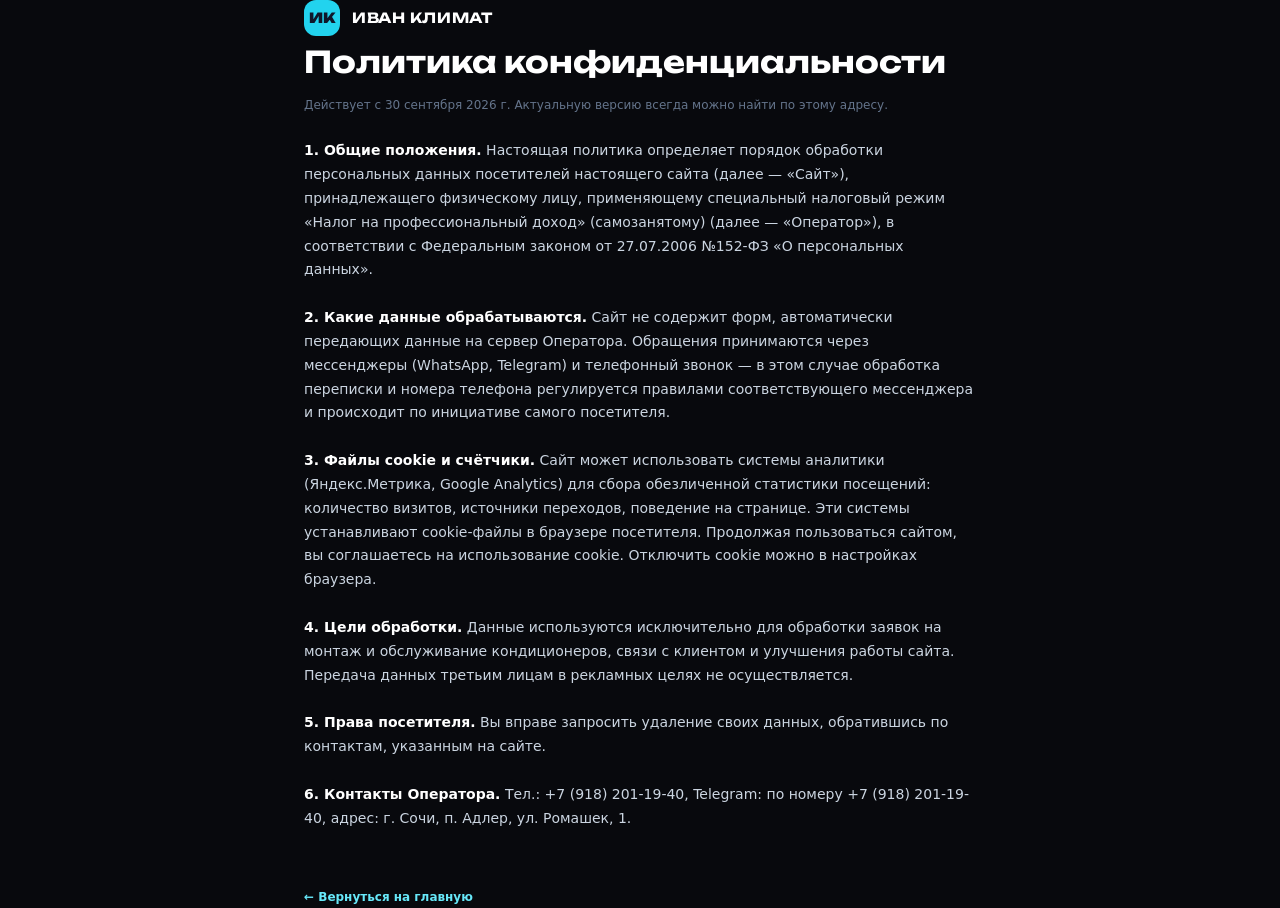
<file: privacy-policy.html>
<!DOCTYPE html>
<html lang="ru">
<head>
  <meta charset="UTF-8">
  <meta name="viewport" content="width=device-width, initial-scale=1.0">
  <meta name="robots" content="noindex, follow">
  <title>Политика конфиденциальности | Иван Климат</title>
  <link rel="icon" href="/favicon.ico" sizes="16x16 32x32 48x48" type="image/x-icon">
  <link rel="icon" type="image/svg+xml" href="/favicon.svg">
  <link rel="icon" type="image/png" sizes="120x120" href="/favicon-120x120.png">
  <link rel="icon" type="image/png" sizes="32x32" href="/favicon-32x32.png">
  <link rel="icon" type="image/png" sizes="16x16" href="/favicon-16x16.png">
  <link rel="apple-touch-icon" sizes="180x180" href="/apple-touch-icon.png">
  <link rel="manifest" href="/site.webmanifest">
  <link rel="stylesheet" href="fonts/fonts.css">
  <style>
    :root { color-scheme: dark; }
    * { box-sizing: border-box; }
    body {
      margin: 0; background: #08090d; color: #cbd5e1;
      font-family: system-ui, -apple-system, 'Segoe UI', Roboto, Arial, sans-serif;
      font-size: 14px; line-height: 1.7;
      -webkit-font-smoothing: antialiased;
    }
    .wrap { max-width: 720px; margin: 0 auto; padding: 0 24px; }
    header { padding-top: 40px; padding-bottom: 24px; }
    .logo { display: inline-flex; align-items: center; gap: 12px; color: #fff; text-decoration: none; }
    .logo-mark {
      width: 36px; height: 36px; border-radius: 12px;
      display: flex; align-items: center; justify-content: center;
      background: #22d3ee; color: #0f172a;
      font-family: 'Unbounded', system-ui, sans-serif; font-weight: 900; font-size: 14px;
    }
    .logo-name { font-family: 'Unbounded', system-ui, sans-serif; font-weight: 700; font-size: 14px; letter-spacing: .05em; }
    main { padding-bottom: 80px; }
    h1 {
      margin: 0 0 8px; color: #fff;
      font-family: 'Unbounded', system-ui, sans-serif; font-weight: 700;
      font-size: clamp(22px, 5vw, 30px);
    }
    .date { margin: 0 0 24px; font-size: 12px; color: #64748b; }
    p { margin: 0 0 24px; }
    strong { color: #fff; }
    a { color: #67e8f9; }
    .back { display: inline-block; margin-top: 32px; font-size: 12px; font-weight: 700; text-decoration: none; }
    .back:hover { color: #a5f3fc; }
  </style>

  <!-- Yandex.Metrika counter -->
  <script type="text/javascript">
      (function(m,e,t,r,i,k,a){
          m[i]=m[i]||function(){(m[i].a=m[i].a||[]).push(arguments)};
          m[i].l=1*new Date();
          for (var j = 0; j < document.scripts.length; j++) {if (document.scripts[j].src === r) { return; }}
          k=e.createElement(t),a=e.getElementsByTagName(t)[0],k.async=1,k.src=r,a.parentNode.insertBefore(k,a)
      })(window, document,'script','https://mc.yandex.ru/metrika/tag.js?id=113765422', 'ym');

      ym(113765422, 'init', {ssr:true, webvisor:true, clickmap:true, ecommerce:"dataLayer", referrer: document.referrer, url: location.href, accurateTrackBounce:true, trackLinks:true});
  </script>
  <noscript><div><img src="https://mc.yandex.ru/watch/113765422" style="position:absolute; left:-9999px;" alt="" /></div></noscript>
  <!-- /Yandex.Metrika counter -->
</head>
<body>
  <header class="wrap">
    <a class="logo" href="index.html">
      <span class="logo-mark">ИК</span>
      <span class="logo-name">ИВАН КЛИМАТ</span>
    </a>
  </header>

  <main class="wrap">
    <h1>Политика конфиденциальности</h1>
    <p class="date">Действует с 30 сентября 2026 г. Актуальную версию всегда можно найти по этому адресу.</p>

    <p><strong>1. Общие положения.</strong> Настоящая политика определяет порядок обработки персональных данных посетителей настоящего сайта (далее — «Сайт»), принадлежащего физическому лицу, применяющему специальный налоговый режим «Налог на профессиональный доход» (самозанятому) (далее — «Оператор»), в соответствии с Федеральным законом от 27.07.2006 №152-ФЗ «О персональных данных».</p>

    <p><strong>2. Какие данные обрабатываются.</strong> Сайт не содержит форм, автоматически передающих данные на сервер Оператора. Обращения принимаются через мессенджеры (WhatsApp, Telegram) и телефонный звонок — в этом случае обработка переписки и номера телефона регулируется правилами соответствующего мессенджера и происходит по инициативе самого посетителя.</p>

    <p><strong>3. Файлы cookie и счётчики.</strong> Сайт может использовать системы аналитики (Яндекс.Метрика, Google Analytics) для сбора обезличенной статистики посещений: количество визитов, источники переходов, поведение на странице. Эти системы устанавливают cookie-файлы в браузере посетителя. Продолжая пользоваться сайтом, вы соглашаетесь на использование cookie. Отключить cookie можно в настройках браузера.</p>

    <p><strong>4. Цели обработки.</strong> Данные используются исключительно для обработки заявок на монтаж и обслуживание кондиционеров, связи с клиентом и улучшения работы сайта. Передача данных третьим лицам в рекламных целях не осуществляется.</p>

    <p><strong>5. Права посетителя.</strong> Вы вправе запросить удаление своих данных, обратившись по контактам, указанным на сайте.</p>

    <p><strong>6. Контакты Оператора.</strong> Тел.: +7 (918) 201-19-40, Telegram: по номеру +7 (918) 201-19-40, адрес: г. Сочи, п. Адлер, ул. Ромашек, 1.</p>

    <a href="index.html" class="back">← Вернуться на главную</a>
  </main>
</body>
</html>
</file>
<file: fonts/fonts.css>
@font-face{font-family:'Manrope';font-style:normal;font-weight:300 800;font-display:swap;src:url('manrope-cyrillic.woff2') format('woff2');unicode-range:U+0301, U+0400-045F, U+0490-0491, U+04B0-04B1, U+2116;}
@font-face{font-family:'Manrope';font-style:normal;font-weight:300 800;font-display:swap;src:url('manrope-latin-ext.woff2') format('woff2');unicode-range:U+0100-02BA, U+02BD-02C5, U+02C7-02CC, U+02CE-02D7, U+02DD-02FF, U+0304, U+0308, U+0329, U+1D00-1DBF, U+1E00-1E9F, U+1EF2-1EFF, U+2020, U+20A0-20AB, U+20AD-20C0, U+2113, U+2C60-2C7F, U+A720-A7FF;}
@font-face{font-family:'Manrope';font-style:normal;font-weight:300 800;font-display:swap;src:url('manrope-latin.woff2') format('woff2');unicode-range:U+0000-00FF, U+0131, U+0152-0153, U+02BB-02BC, U+02C6, U+02DA, U+02DC, U+0304, U+0308, U+0329, U+2000-206F, U+20AC, U+2122, U+2191, U+2193, U+2212, U+2215, U+FEFF, U+FFFD;}
@font-face{font-family:'Unbounded';font-style:normal;font-weight:600 900;font-display:swap;src:url('unbounded-cyrillic.woff2') format('woff2');unicode-range:U+0301, U+0400-045F, U+0490-0491, U+04B0-04B1, U+2116;}
@font-face{font-family:'Unbounded';font-style:normal;font-weight:600 900;font-display:swap;src:url('unbounded-latin-ext.woff2') format('woff2');unicode-range:U+0100-02BA, U+02BD-02C5, U+02C7-02CC, U+02CE-02D7, U+02DD-02FF, U+0304, U+0308, U+0329, U+1D00-1DBF, U+1E00-1E9F, U+1EF2-1EFF, U+2020, U+20A0-20AB, U+20AD-20C0, U+2113, U+2C60-2C7F, U+A720-A7FF;}
@font-face{font-family:'Unbounded';font-style:normal;font-weight:600 900;font-display:swap;src:url('unbounded-latin.woff2') format('woff2');unicode-range:U+0000-00FF, U+0131, U+0152-0153, U+02BB-02BC, U+02C6, U+02DA, U+02DC, U+0304, U+0308, U+0329, U+2000-206F, U+20AC, U+2122, U+2191, U+2193, U+2212, U+2215, U+FEFF, U+FFFD;}
</file>
